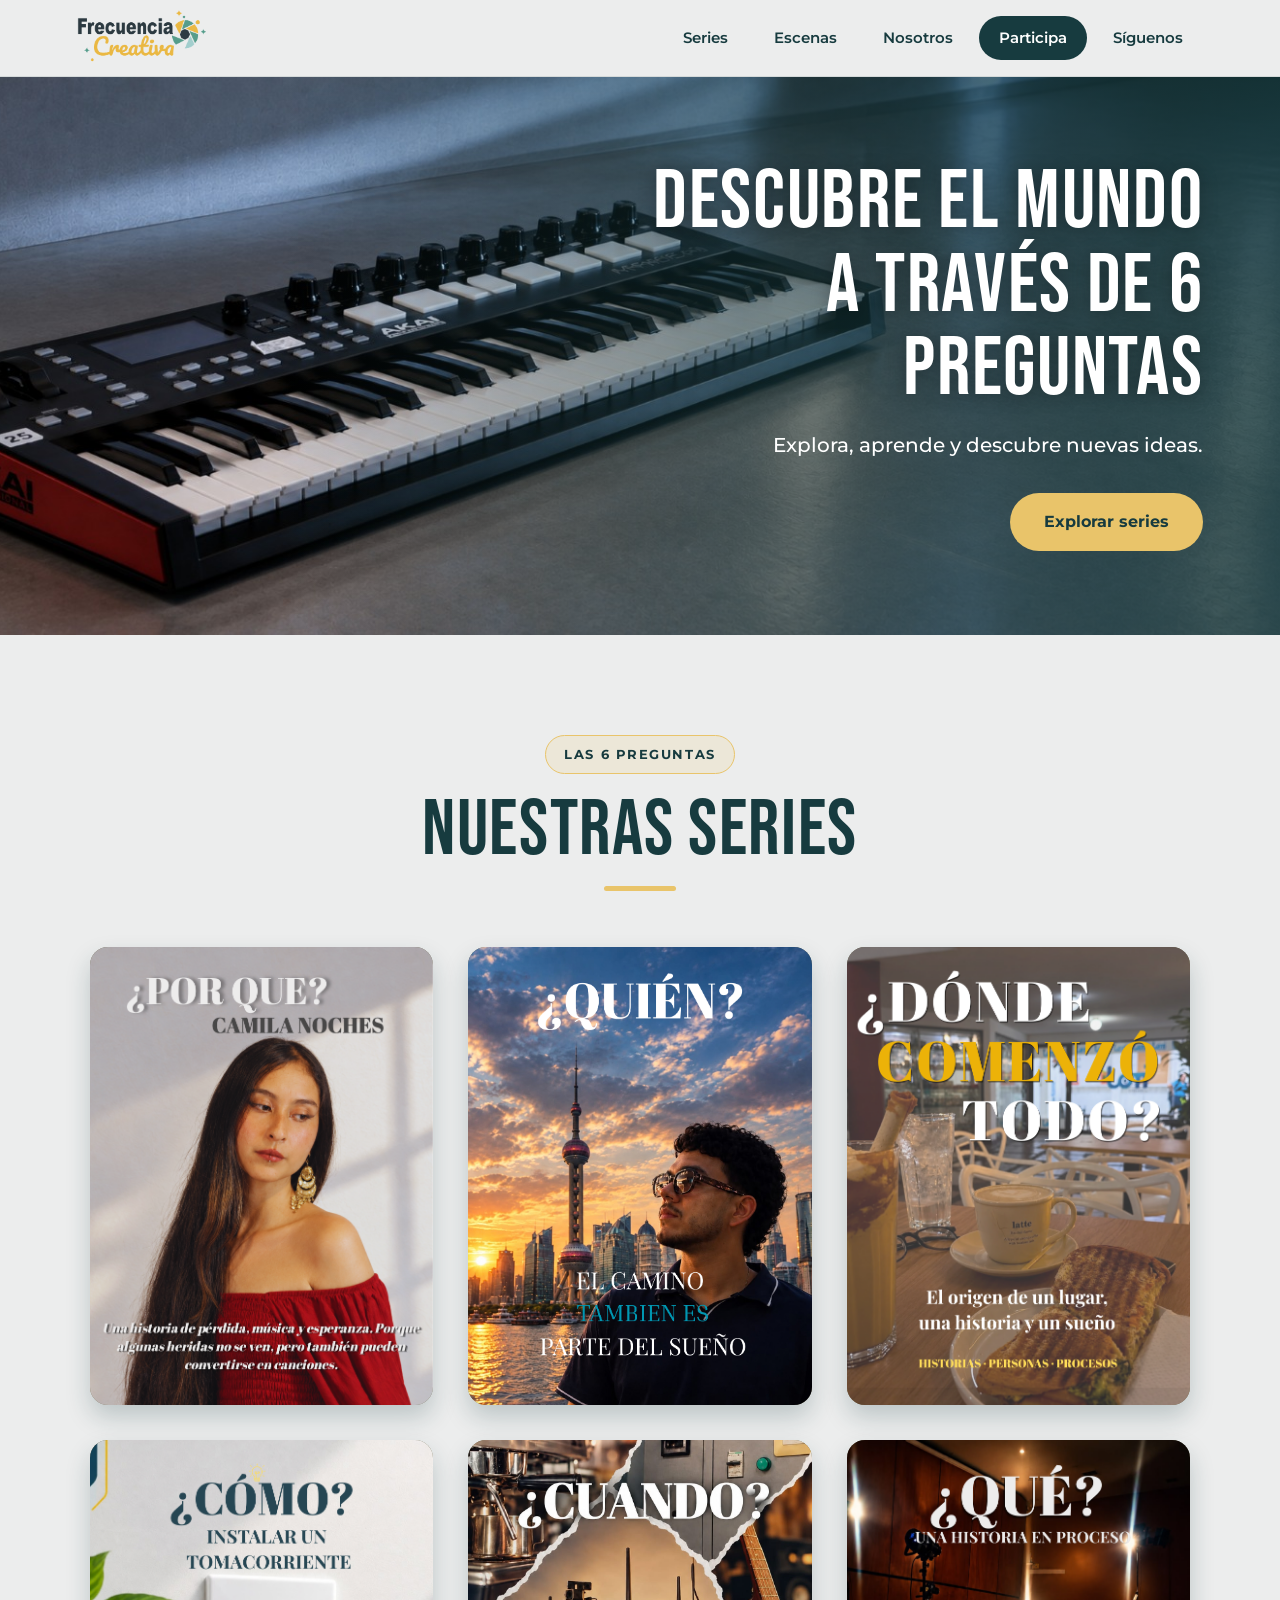
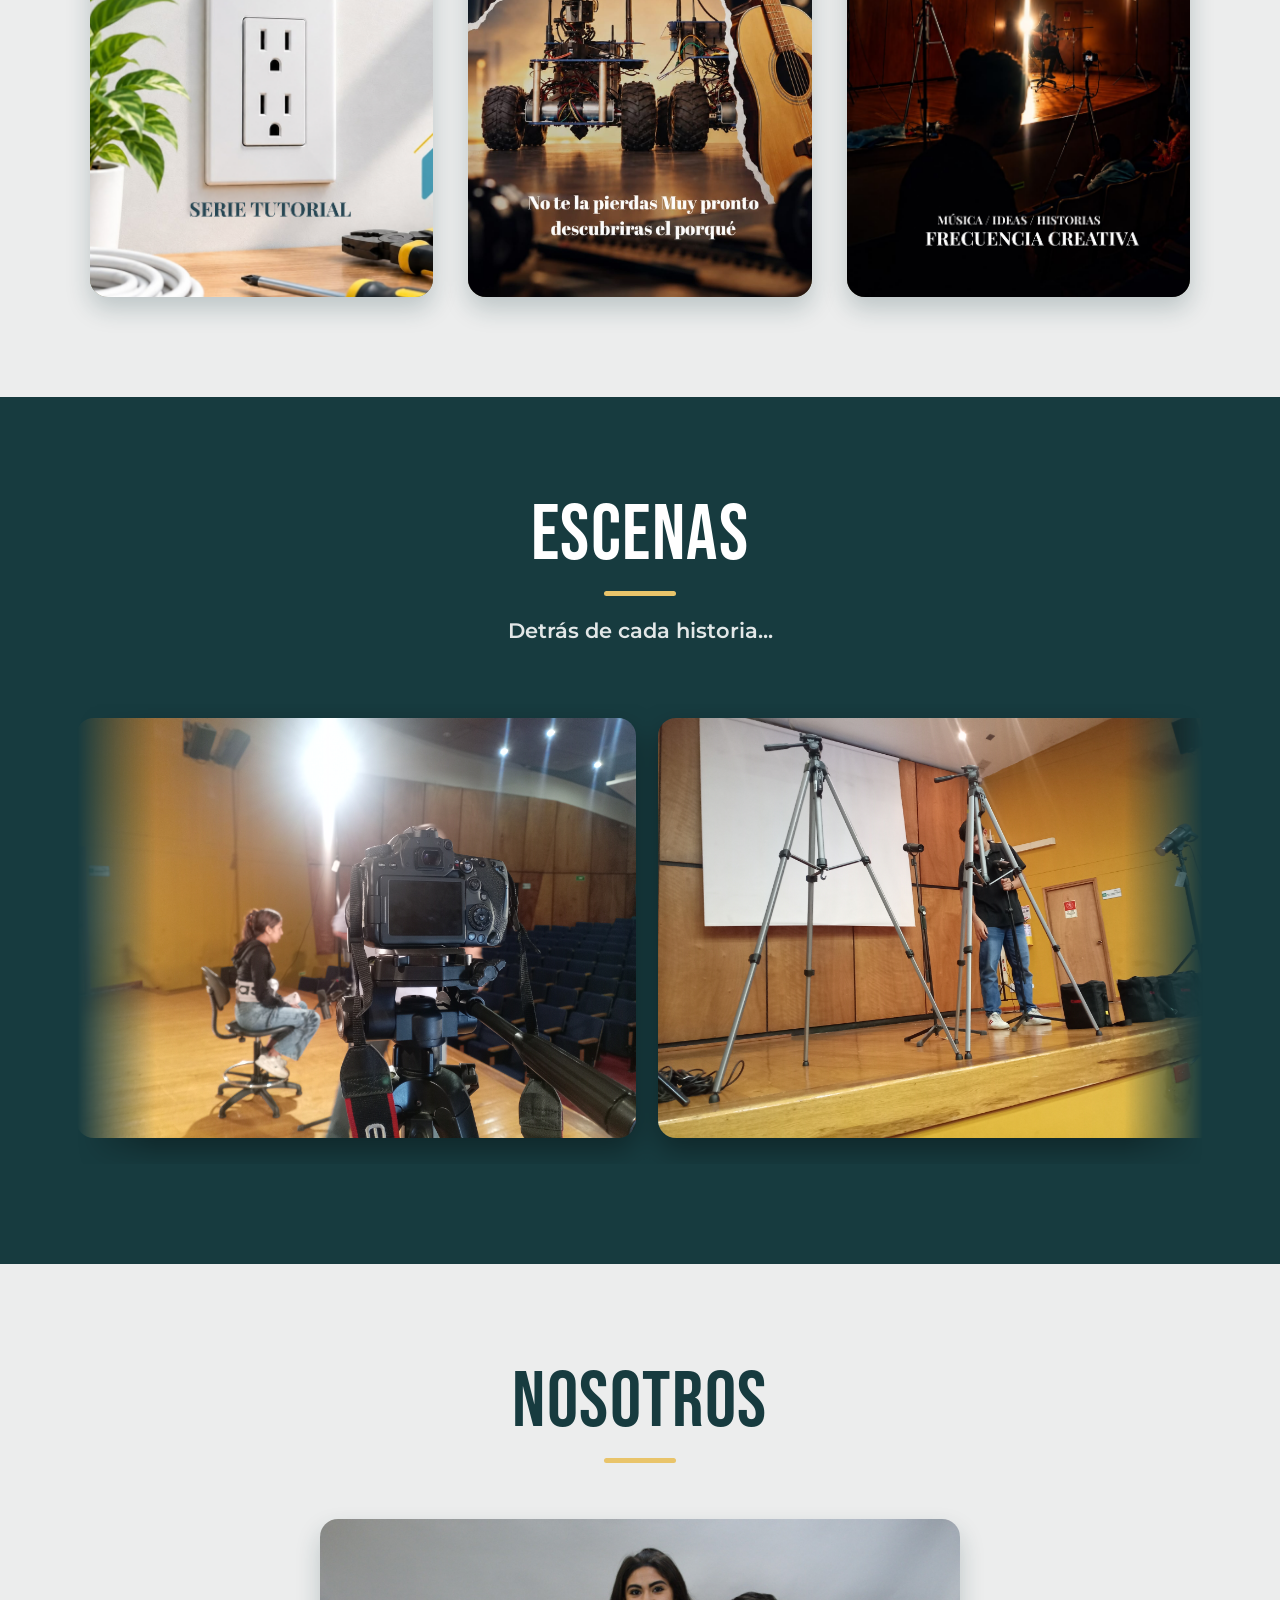
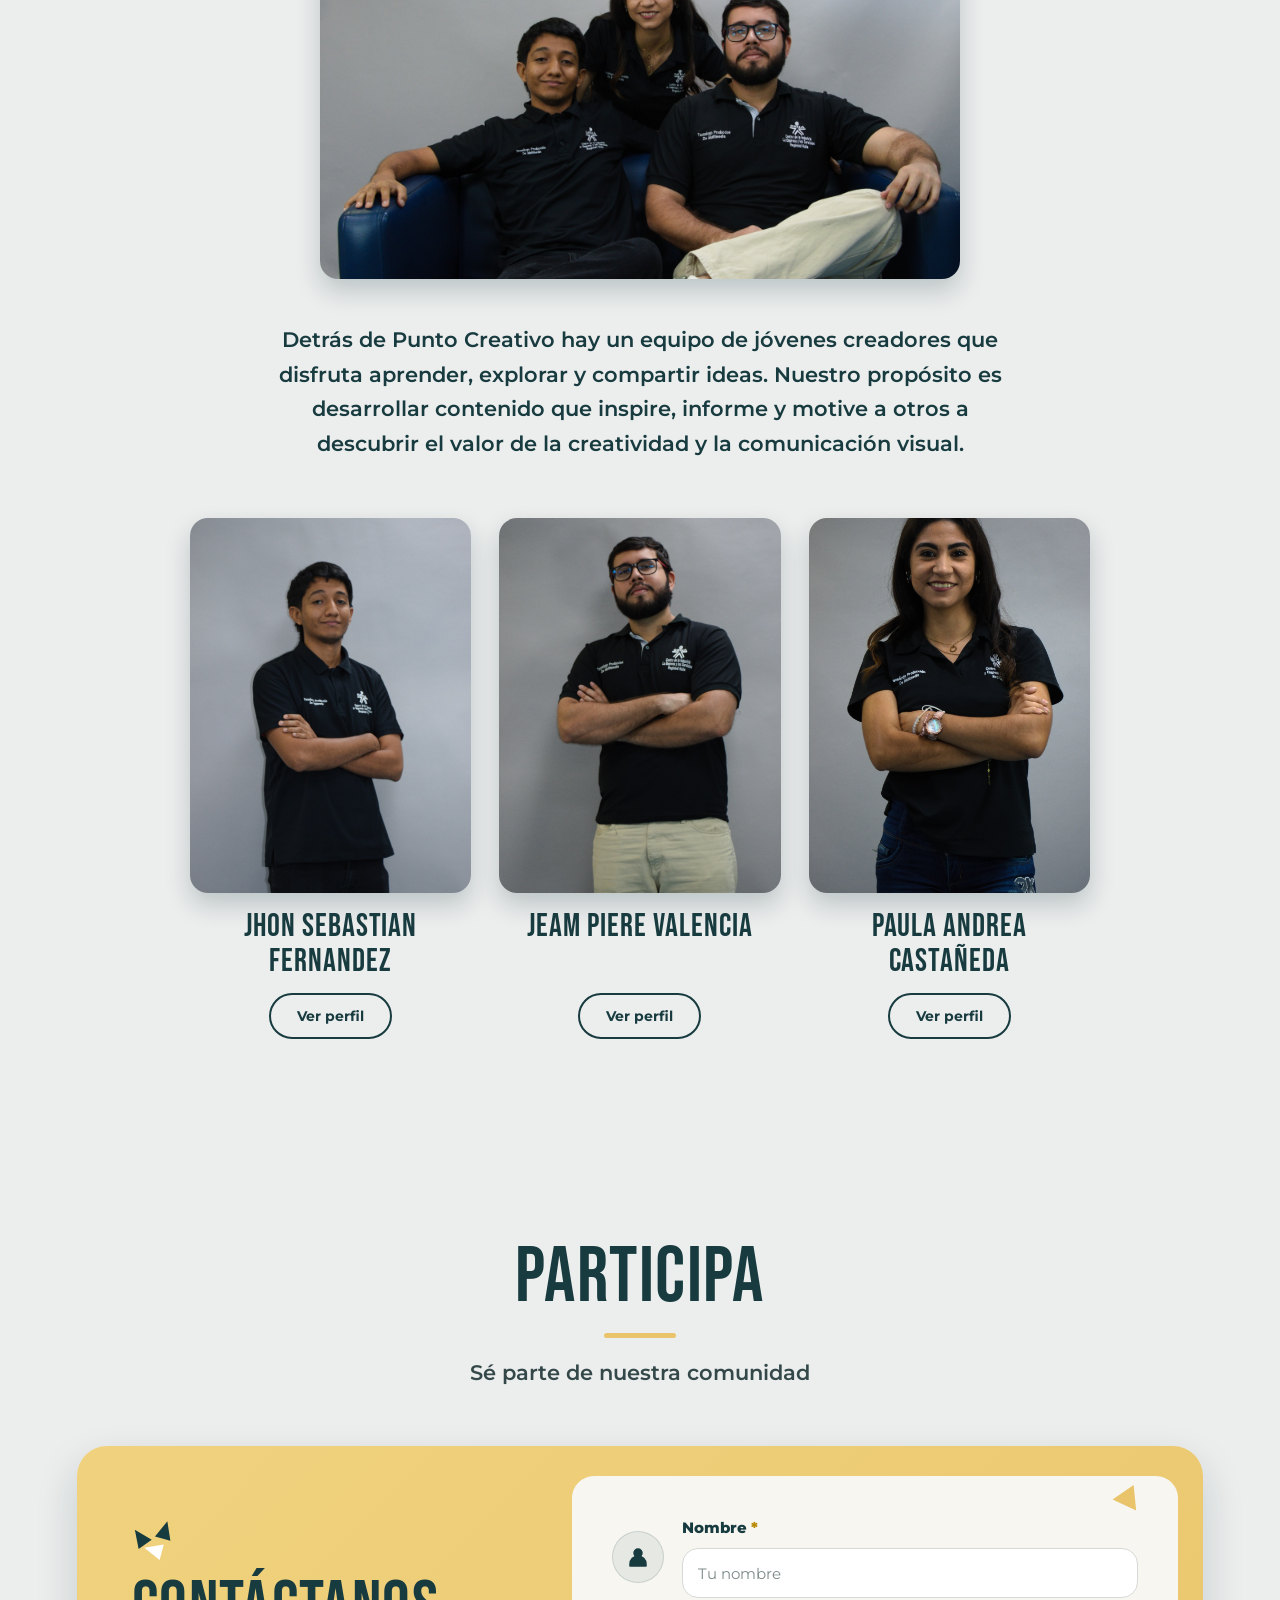
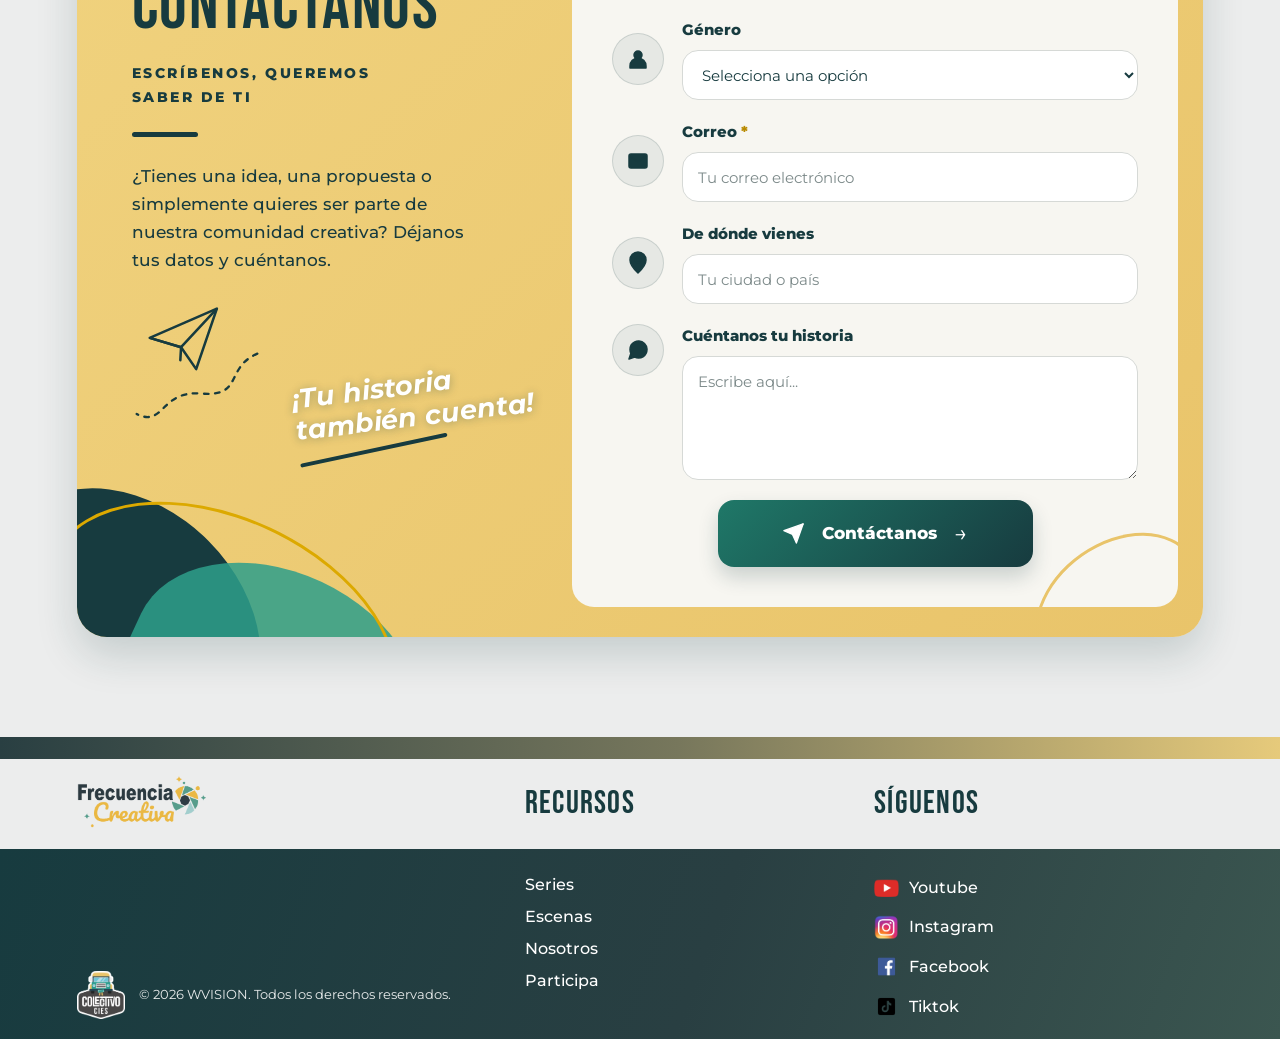
<file: Index.html>
<!DOCTYPE html>
<html lang="es">

<head>
    <meta charset="UTF-8">
    <meta name="viewport" content="width=device-width, initial-scale=1">
    <title>Frecuencia Creativa</title>
    <meta name="description"
        content="Descubre el mundo a través de 6 preguntas. Series, escenas y comunidad de Frecuencia Creativa.">
    <link rel="icon" type="image/png" href="img/logo para head.png">

    <!-- Tipografías de la marca: Bebas Neue (títulos) + Montserrat (texto) -->
    <link rel="preconnect" href="https://fonts.googleapis.com">
    <link rel="preconnect" href="https://fonts.gstatic.com" crossorigin>
    <link
        href="https://fonts.googleapis.com/css2?family=Bebas+Neue&family=Montserrat:ital,wght@0,400;0,500;0,600;0,700;0,800;1,700&display=swap"
        rel="stylesheet">

    <link rel="stylesheet" href="Index.css">
    <script src="Index.js" defer></script>
</head>

<body>
    <a class="saltar-contenido" href="#contenido">Saltar al contenido</a>

    <!-- ENCABEZADO / NAVEGACIÓN -->
    <header class="site-header">
        <nav class="nav" aria-label="Principal">
            <a class="nav-logo" href="#inicio" aria-label="Frecuencia Creativa, ir al inicio">
                <img src="img/Logo.png" alt="Frecuencia Creativa">
            </a>

            <button class="nav-toggle" type="button" aria-expanded="false" aria-controls="menu-principal"
                aria-label="Abrir menú">
                <span></span><span></span><span></span>
            </button>

            <ul class="nav-menu" id="menu-principal">
                <li><a href="#series">Series</a></li>
                <li><a href="#escenas">Escenas</a></li>
                <li><a href="#nosotros">Nosotros</a></li>
                <li><a href="#participa">Participa</a></li>
                <li><a href="#siguenos">Síguenos</a></li>
            </ul>
        </nav>
    </header>

    <main id="contenido">

        <!-- HERO -->
        <section class="hero" id="inicio">
            <div class="hero-contenido">
                <h1>Descubre el mundo<br>a través de 6 preguntas</h1>
                <p>Explora, aprende y descubre nuevas ideas.</p>
                <a href="#series" class="btn btn-oro">Explorar series</a>
            </div>
        </section>

        <!-- SERIES -->
        <section class="seccion series" id="series">
            <div class="seccion-encabezado">
                <span class="etiqueta">LAS 6 PREGUNTAS</span>
                <h2 class="seccion-titulo">Nuestras series</h2>
            </div>

            <div class="series-grid">
                <a href="Temporada 1 - Porque.html" class="serie-card" aria-label="Temporada 1: ¿Por qué?">
                    <div class="serie-flyer serie-flyer1"></div>
                </a>

                <a href="Temporada 2 - Quien.html" class="serie-card" aria-label="Temporada 2: ¿Quién?">
                    <div class="serie-flyer serie-flyer2"></div>
                </a>

                <a href="Temporada 3 - Donde.html" class="serie-card" aria-label="Temporada 3: ¿Dónde?">
                    <div class="serie-flyer serie-flyer3"></div>
                </a>

                <a href="Temporada 4 - Como.html" class="serie-card" aria-label="Temporada 4: ¿Cómo?">
                    <div class="serie-flyer serie-flyer4"></div>
                </a>

                <a href="Temporada 5 - Cuando.html" class="serie-card serie-card--pronto"
                    aria-label="Temporada 5: ¿Cuándo?, próximamente">
                    <div class="serie-flyer serie-flyer5"></div>
                </a>

                <a href="Temporada 6 - Que.html" class="serie-card" aria-label="Temporada 6: ¿Qué?">
                    <div class="serie-flyer serie-flyer6"></div>
                </a>
            </div>
            </a>
            </div>
        </section>

        <!-- ESCENAS (galería con desplazamiento automático, ver Index.js) -->
        <section class="seccion escenas" id="escenas">
            <div class="escenas-contenido">
                <div class="seccion-encabezado">
                    <h2 class="seccion-titulo">Escenas</h2>
                    <p class="seccion-subtitulo">Detrás de cada historia...</p>
                </div>

                <div class="escenas-galeria" role="region" aria-label="Galería de escenas" tabindex="0">
                    <img src="img/17.jpeg" alt="Escena 1" class="escenas-imagen" draggable="false">
                    <img src="img/18.jpeg" alt="Escena 2" class="escenas-imagen" draggable="false">
                    <img src="img/24.jpeg" alt="Escena 3" class="escenas-imagen" draggable="false">
                    <img src="img/22.jpeg" alt="Escena 4" class="escenas-imagen" draggable="false">
                    <img src="img/23.jpeg" alt="Escena 5" class="escenas-imagen" draggable="false">
                </div>
            </div>
        </section>

        <!-- NOSOTROS -->
        <section class="seccion nosotros" id="nosotros">
            <div class="seccion-encabezado">
                <h2 class="seccion-titulo">Nosotros</h2>
            </div>

            <img src="img/4.jpeg" alt="Equipo de Punto Creativo" class="nosotros-equipo">

            <p class="nosotros-texto">
                Detrás de Punto Creativo hay un equipo de jóvenes creadores
                que disfruta aprender, explorar y compartir ideas. Nuestro
                propósito es desarrollar contenido que inspire, informe y
                motive a otros a descubrir el valor de la creatividad y la
                comunicación visual.
            </p>

            <div class="nosotros-grid">
                <div class="nosotros-card">
                    <img src="img/11.jpeg" alt="Jhon Sebastian Fernandez">
                    <h3 class="nosotros-nombre">Jhon Sebastian Fernandez</h3>
                    <a href="https://indd.adobe.com/view/ENLACE-PERFIL-1" class="btn btn-borde nosotros-perfil" target="_blank" rel="noopener noreferrer" aria-label="Ver perfil de Jhon Sebastian Fernandez">Ver perfil</a>
                </div>

                <div class="nosotros-card">
                    <img src="img/10.jpeg" alt="Jeam Pierre Valencia">
                    <h3 class="nosotros-nombre">Jeam Piere Valencia</h3>
                    <a href="https://indd.adobe.com/view/ENLACE-PERFIL-2" class="btn btn-borde nosotros-perfil" target="_blank" rel="noopener noreferrer" aria-label="Ver perfil de Jeam Piere Valencia">Ver perfil</a>
                </div>

                <div class="nosotros-card">
                    <img src="img/2.jpeg" alt="Paula Andrea Castañeda">
                    <h3 class="nosotros-nombre">Paula Andrea Castañeda</h3>
                    <a href="https://indd.adobe.com/view/ENLACE-PERFIL-3" class="btn btn-borde nosotros-perfil" target="_blank" rel="noopener noreferrer" aria-label="Ver perfil de Paula Andrea Castañeda">Ver perfil</a>
                </div>
            </div>
        </section>

        <!-- PARTICIPA / CONTACTO -->
        <section class="seccion fc-participa" id="participa">
            <div class="seccion-encabezado">
                <h2 class="seccion-titulo">Participa</h2>
                <p class="seccion-subtitulo">Sé parte de nuestra comunidad</p>
            </div>

            <div class="fc-contacto">
                <div class="fc-contacto-panel">

                    <!-- COLUMNA IZQUIERDA -->
                    <div class="fc-contacto-info">

                        <div class="fc-contacto-destellos" aria-hidden="true">
                            <span></span>
                            <span></span>
                            <span></span>
                        </div>

                        <h3 class="fc-contacto-titulo">Contáctanos</h3>

                        <p class="fc-contacto-etiqueta">
                            ESCRÍBENOS, QUEREMOS<br>
                            SABER DE TI
                        </p>

                        <div class="fc-contacto-linea"></div>

                        <p class="fc-contacto-descripcion">
                            ¿Tienes una idea, una propuesta o simplemente
                            quieres ser parte de nuestra comunidad creativa?
                            Déjanos tus datos y cuéntanos.
                        </p>

                        <!-- AVIÓN DE PAPEL -->
                        <div class="fc-contacto-dibujo" aria-hidden="true">

                            <svg class="fc-avion-papel" viewBox="0 0 100 80" xmlns="http://www.w3.org/2000/svg">
                                <path d="M8 28 L91 5 L57 72 L43 44 Z" fill="none" stroke="currentColor" stroke-width="3"
                                    stroke-linejoin="round" />
                                <path d="M8 28 L43 44 L91 5" fill="none" stroke="currentColor" stroke-width="3"
                                    stroke-linejoin="round" />
                                <path d="M43 44 L40 59" fill="none" stroke="currentColor" stroke-width="3"
                                    stroke-linecap="round" />
                            </svg>

                            <svg class="fc-trayectoria" viewBox="0 0 140 90" xmlns="http://www.w3.org/2000/svg">
                                <path d="M135 5 C100 20, 120 52, 75 48 S35 85, 5 70" fill="none" stroke="currentColor"
                                    stroke-width="2.5" stroke-dasharray="5 7" stroke-linecap="round" />
                            </svg>

                            <p class="fc-contacto-frase">
                                ¡Tu historia<br>también cuenta!
                            </p>
                        </div>

                        <!-- FORMAS DECORATIVAS -->
                        <div class="fc-contacto-formas" aria-hidden="true">
                            <span class="fc-forma-verde"></span>
                            <span class="fc-forma-verde-claro"></span>
                            <span class="fc-forma-curva"></span>
                        </div>
                    </div>

                    <!-- COLUMNA DERECHA: FORMULARIO -->
                    <div class="fc-contacto-formulario-panel">

                        <form class="fc-contacto-formulario" action="#" method="post">

                            <div class="fc-contacto-campo">
                                <span class="fc-campo-icono" aria-hidden="true">
                                    <svg viewBox="0 0 24 24">
                                        <circle cx="12" cy="8" r="4" />
                                        <path d="M4 21v-2a8 8 0 0 1 16 0v2z" />
                                    </svg>
                                </span>
                                <div class="fc-campo-contenido">
                                    <label for="fc-contacto-nombre">Nombre <span>*</span></label>
                                    <input type="text" id="fc-contacto-nombre" name="nombre" placeholder="Tu nombre"
                                        autocomplete="name" required>
                                </div>
                            </div>

                            <div class="fc-contacto-campo">
                                <span class="fc-campo-icono" aria-hidden="true">
                                    <svg viewBox="0 0 24 24">
                                        <circle cx="12" cy="8" r="4" />
                                        <path d="M4 21v-2a8 8 0 0 1 16 0v2z" />
                                    </svg>
                                </span>
                                <div class="fc-campo-contenido">
                                    <label for="fc-contacto-genero">Género</label>
                                    <select id="fc-contacto-genero" name="genero">
                                        <option value="" selected disabled>Selecciona una opción</option>
                                        <option value="femenino">Femenino</option>
                                        <option value="masculino">Masculino</option>
                                        <option value="otro">Otro</option>
                                        <option value="no-responder">Prefiero no responder</option>
                                    </select>
                                </div>
                            </div>

                            <div class="fc-contacto-campo">
                                <span class="fc-campo-icono" aria-hidden="true">
                                    <svg viewBox="0 0 24 24">
                                        <rect x="3" y="5" width="18" height="14" rx="2" />
                                        <path d="m4 7 8 6 8-6" />
                                    </svg>
                                </span>
                                <div class="fc-campo-contenido">
                                    <label for="fc-contacto-email">Correo <span>*</span></label>
                                    <input type="email" id="fc-contacto-email" name="correo"
                                        placeholder="Tu correo electrónico" autocomplete="email" required>
                                </div>
                            </div>

                            <div class="fc-contacto-campo">
                                <span class="fc-campo-icono" aria-hidden="true">
                                    <svg viewBox="0 0 24 24">
                                        <path d="M12 22s8-7.5 8-13a8 8 0 0 0-16 0c0 5.5 8 13 8 13z" />
                                        <circle cx="12" cy="9" r="2.5" />
                                    </svg>
                                </span>
                                <div class="fc-campo-contenido">
                                    <label for="fc-contacto-ciudad">De dónde vienes</label>
                                    <input type="text" id="fc-contacto-ciudad" name="ciudad"
                                        placeholder="Tu ciudad o país" autocomplete="country-name">
                                </div>
                            </div>

                            <div class="fc-contacto-campo fc-contacto-campo-mensaje">
                                <span class="fc-campo-icono" aria-hidden="true">
                                    <svg viewBox="0 0 24 24">
                                        <path
                                            d="M21 11.5a8.4 8.4 0 0 1-.9 3.8 8.5 8.5 0 0 1-7.6 4.7 8.4 8.4 0 0 1-3.8-.9L3 21l1.9-5.7A8.4 8.4 0 0 1 4 11.5 8.5 8.5 0 0 1 8.7 3.9 8.4 8.4 0 0 1 12.5 3h.5a8.5 8.5 0 0 1 8 8z" />
                                    </svg>
                                </span>
                                <div class="fc-campo-contenido">
                                    <label for="fc-contacto-mensaje">Cuéntanos tu historia</label>
                                    <textarea id="fc-contacto-mensaje" name="mensaje" placeholder="Escribe aquí..."
                                        rows="4"></textarea>
                                </div>
                            </div>

                            <button type="submit" class="fc-contacto-enviar">
                                <svg viewBox="0 0 24 24" aria-hidden="true">
                                    <path d="M22 2 15 22l-4-9-9-4z" />
                                    <path d="M22 2 11 13" />
                                </svg>
                                <span>Contáctanos</span>
                                <span class="fc-contacto-flecha" aria-hidden="true">→</span>
                            </button>
                        </form>

                        <!-- DETALLES DECORATIVOS -->
                        <span class="fc-formulario-detalle fc-detalle-superior" aria-hidden="true"></span>
                        <span class="fc-formulario-detalle fc-detalle-inferior" aria-hidden="true"></span>
                    </div>

                </div>
            </div>
        </section>
    </main>

    <!-- BARRA DEGRADADA + PIE DE PÁGINA -->
    <div class="fc-barra-degradada" aria-hidden="true"></div>

    <footer class="fc-footer">

        <div class="fc-footer-cabecera">
            <div class="fc-footer-logo">
                <a href="#inicio" aria-label="Frecuencia Creativa, volver al inicio">
                    <img src="img/Logo.png" alt="Frecuencia Creativa">
                </a>
            </div>
            <h3>Recursos</h3>
            <h3>Síguenos</h3>
        </div>

        <div class="fc-footer-contenido">

            <div class="fc-footer-derechos">
                <img src="img/LOGO COLECTIVO CIES.png" alt="Colectivo CIES" class="fc-footer-logo-cies">
                <p>© 2026 WVISION. Todos los derechos reservados.</p>
            </div>

            <nav class="fc-footer-columna" aria-label="Recursos">
                <a href="#series">Series</a>
                <a href="#escenas">Escenas</a>
                <a href="#nosotros">Nosotros</a>
                <a href="#participa">Participa</a>
            </nav>

            <div class="fc-footer-redes" id="siguenos">
                <a href="https://youtube.com/@colectivocies-sena?si=HZvQBRKyOYq6EJSf" class="red-social youtube"
                    target="_blank" rel="noopener noreferrer">
                    <img src="img/YOUTUBE.png" alt="">
                    <span>Youtube</span>
                </a>

                <a href="https://www.instagram.com/colectivocies?cplk=c2V0N3M0aDc2cG0x" class="red-social instagram"
                    target="_blank" rel="noopener noreferrer">
                    <img src="img/INSTAGRAM.png" alt="">
                    <span>Instagram</span>
                </a>

                <a href="https://www.facebook.com/share/19cLg5ynLg/" class="red-social facebook" target="_blank"
                    rel="noopener noreferrer">
                    <img src="img/FACEBOOK.png" alt="">
                    <span>Facebook</span>
                </a>

                <a href="https://www.tiktok.com/@colectivocies?_r=1&_t=ZS-9AaFgVs6hPB" class="red-social tiktok"
                    target="_blank" rel="noopener noreferrer">
                    <img src="img/TIK TOK.png" alt="">
                    <span>Tiktok</span>
                </a>
            </div>

        </div>
    </footer>
</body>

</html>
</file>
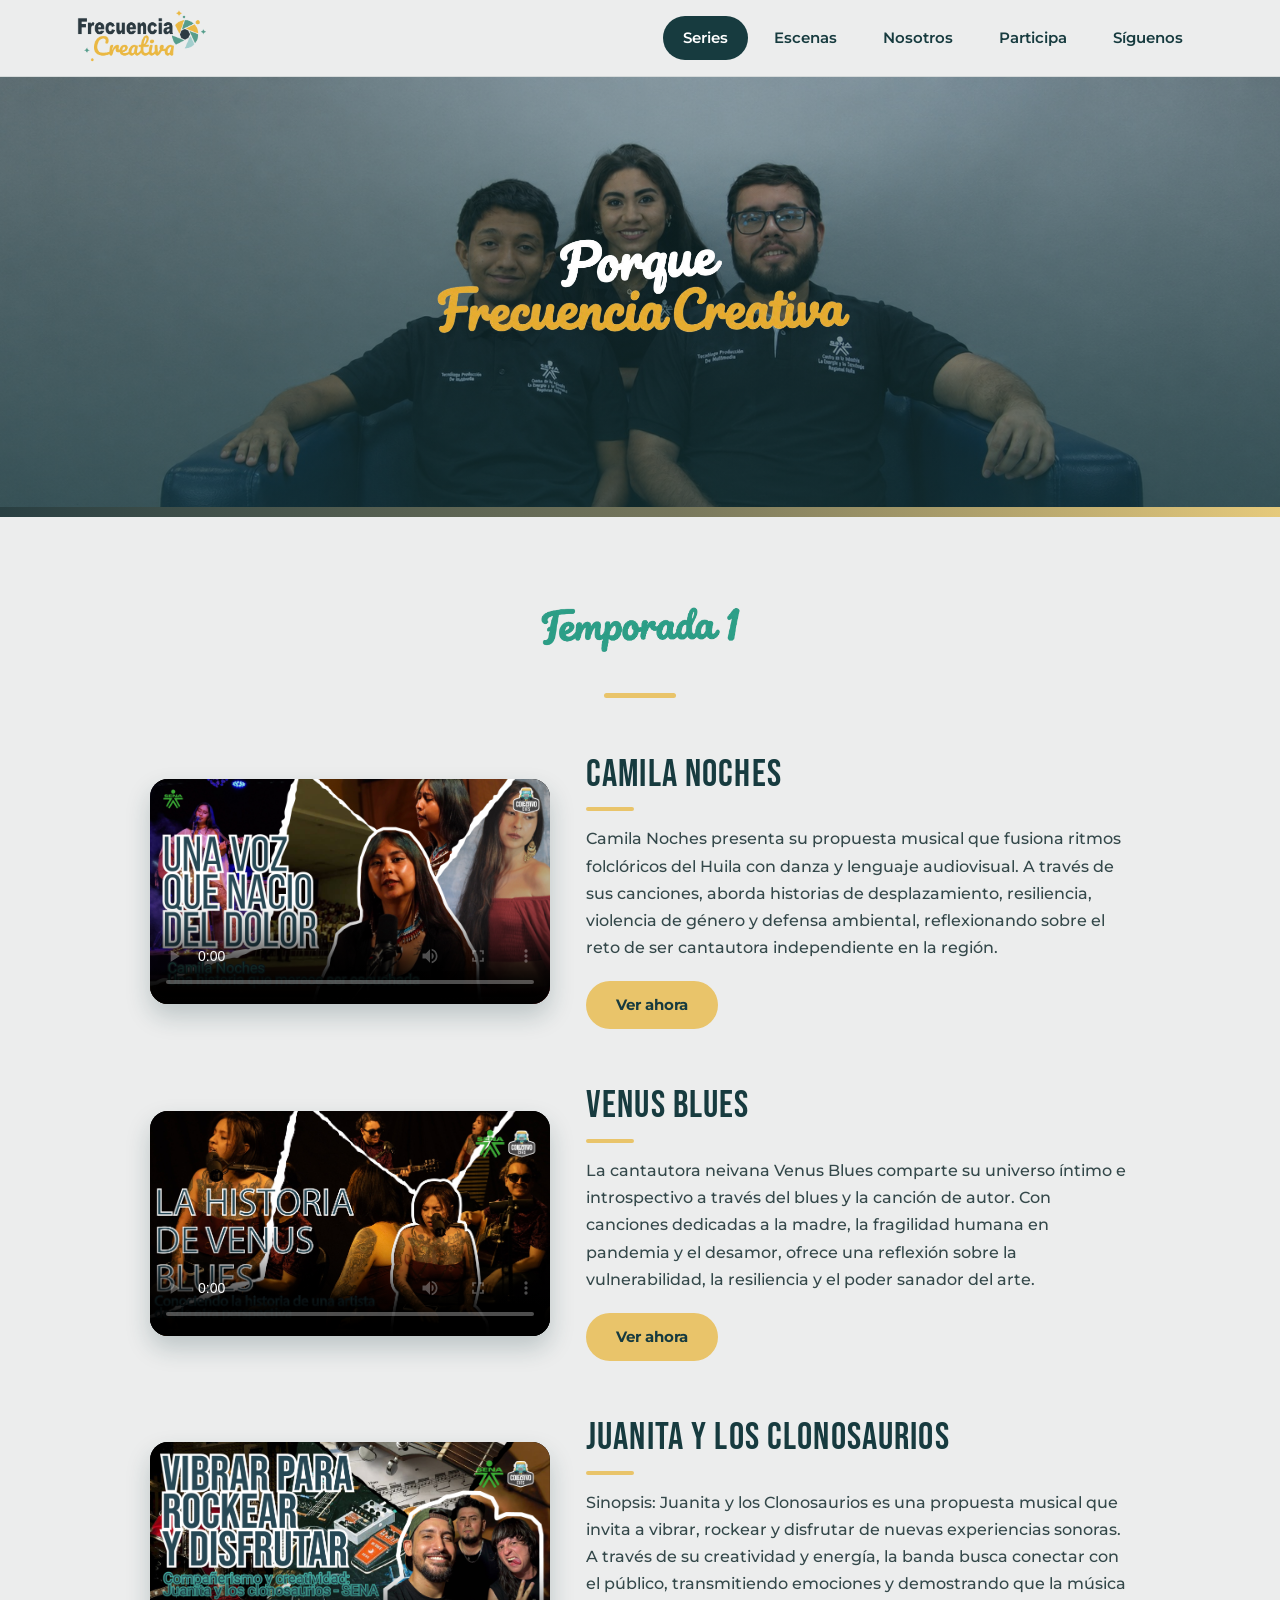
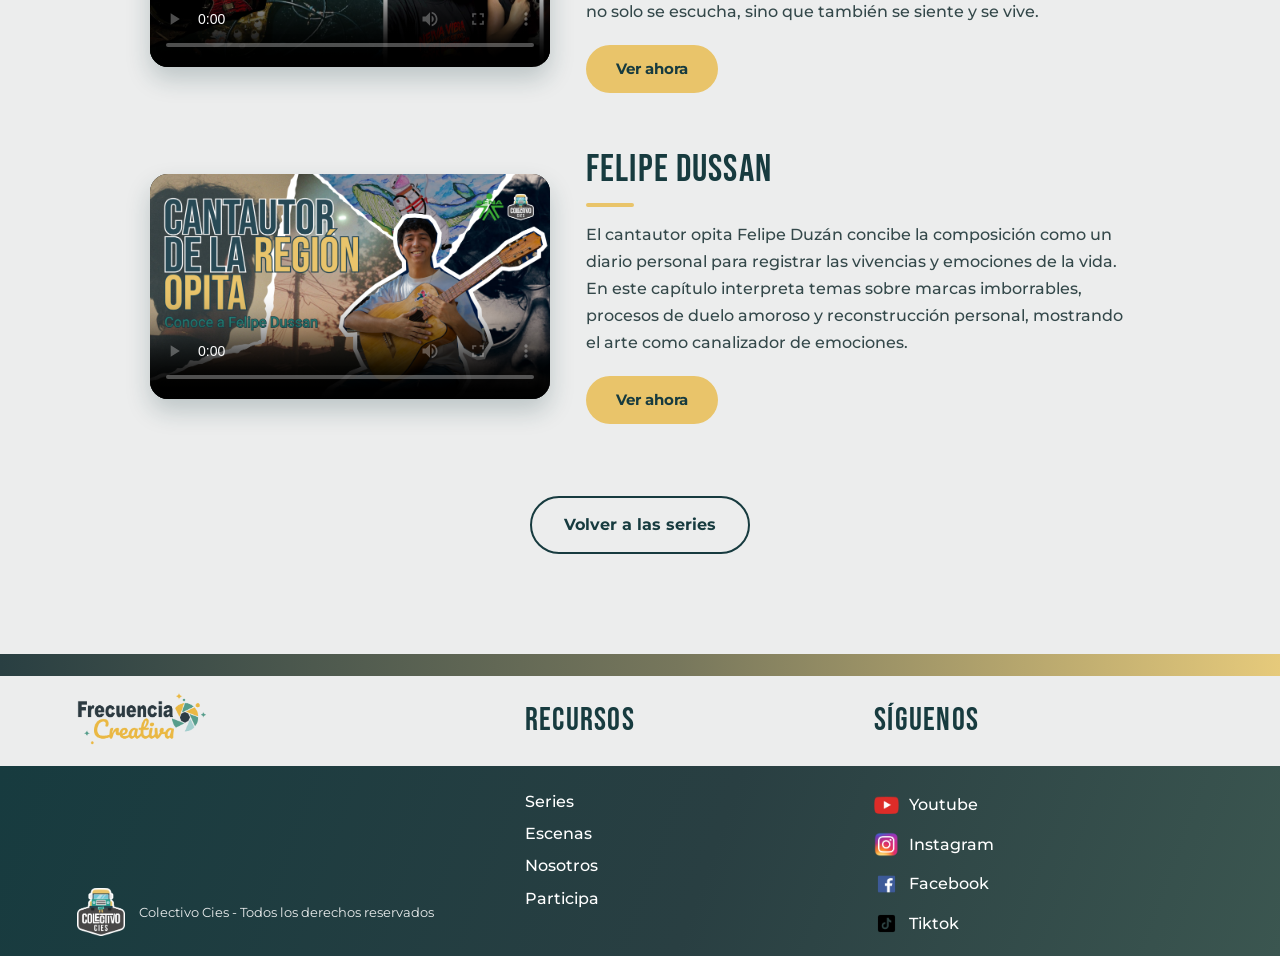
<file: Temporada 1 - Porque.html>
<!DOCTYPE html>
<html lang="es">

<head>
    <meta charset="UTF-8">
    <meta name="viewport" content="width=device-width, initial-scale=1">
    <title>Temporada 1 - Frecuencia Creativa</title>
    <link rel="icon" type="image/png" href="img/logo para head.png">

    <!-- Tipografías de la marca: Bebas Neue (títulos) + Montserrat (texto) -->
    <link rel="preconnect" href="https://fonts.googleapis.com">
    <link rel="preconnect" href="https://fonts.gstatic.com" crossorigin>
    <link
        href="https://fonts.googleapis.com/css2?family=Bebas+Neue&family=Montserrat:ital,wght@0,400;0,500;0,600;0,700;0,800;1,700&display=swap"
        rel="stylesheet">

    <!-- Estilos base de la marca (primero) + estilos de esta temporada -->
    <link rel="stylesheet" href="Index.css">
    <link rel="stylesheet" href="Temporada 1 - Porque.css">
    <script src="Index.js" defer></script>
</head>

<body>
    <a class="saltar-contenido" href="#contenido">Saltar al contenido</a>

    <!-- ENCABEZADO / NAVEGACIÓN -->
    <header class="site-header">
        <nav class="nav" aria-label="Principal">
            <a class="nav-logo" href="Index.html" aria-label="Frecuencia Creativa, ir al inicio">
                <img src="img/Logo.png" alt="Frecuencia Creativa">
            </a>

            <button class="nav-toggle" type="button" aria-expanded="false" aria-controls="menu-principal"
                aria-label="Abrir menú">
                <span></span><span></span><span></span>
            </button>

            <ul class="nav-menu" id="menu-principal">
                <li><a href="Index.html#series" class="is-active">Series</a></li>
                <li><a href="Index.html#escenas">Escenas</a></li>
                <li><a href="Index.html#nosotros">Nosotros</a></li>
                <li><a href="Index.html#participa">Participa</a></li>
                <li><a href="Index.html#siguenos">Síguenos</a></li>
            </ul>
        </nav>
    </header>

    <main id="contenido">

        <!-- PORTADA -->
        <section class="temporada-hero">
            <img class="temporada-hero-fondo" src="img/foto_grupo_1900x582.jpg" alt="">
            <img class="temporada-hero-titulo" src="img/FRECUENCIA CREATIVA TM1.png"
                alt="¿Por qué? Frecuencia Creativa">
        </section>

        <!-- CAPÍTULOS -->
        <section class="seccion temporada-videos">

            <div class="temporada-sello">
                <img src="img/TEMPORADA 1.png" alt="Temporada 1">
            </div>

            <div class="temporada-lista">
                <article class="capitulo">
                    <div class="capitulo-video">
                        <video controls playsinline preload="metadata" src=""
                            poster="img/MINIATURAS DE VIDEO/PORQUE/porque 3.jpg">
                            Tu navegador no soporta el elemento de video.
                        </video>
                    </div>
                    <div class="capitulo-info">
                        <h3>Camila Noches</h3>
                        <p>Camila Noches presenta su propuesta musical que fusiona ritmos folclóricos del Huila con
                            danza y lenguaje audiovisual. A través de sus canciones, aborda historias de desplazamiento,
                            resiliencia, violencia de género y defensa ambiental, reflexionando sobre el reto de ser
                            cantautora independiente en la región.</p>
                        <a href="https://youtube.com/@colectivocies-sena?si=HZvQBRKyOYq6EJSf" class="btn btn-oro capitulo-ver" target="_blank" rel="noopener noreferrer" aria-label="Ver ahora: Camila Noches">Ver ahora</a>
                    </div>
                </article>

                <article class="capitulo">
                    <div class="capitulo-video">
                        <video controls playsinline preload="metadata" src=""
                            poster="img/MINIATURAS DE VIDEO/PORQUE/porque 1.jpg">
                            Tu navegador no soporta el elemento de video.
                        </video>
                    </div>
                    <div class="capitulo-info">
                        <h3>Venus Blues</h3>
                        <p>La cantautora neivana Venus Blues comparte su universo íntimo e introspectivo a través del
                            blues y la canción de autor. Con canciones dedicadas a la madre, la fragilidad humana en
                            pandemia y el desamor, ofrece una reflexión sobre la vulnerabilidad, la resiliencia y el
                            poder sanador del arte.</p>
                        <a href="https://youtube.com/@colectivocies-sena?si=HZvQBRKyOYq6EJSf" class="btn btn-oro capitulo-ver" target="_blank" rel="noopener noreferrer" aria-label="Ver ahora: Venus Blues">Ver ahora</a>
                    </div>
                </article>

                <article class="capitulo">
                    <div class="capitulo-video">
                        <video controls playsinline preload="metadata" src=""
                            poster="img/MINIATURAS DE VIDEO/PORQUE/porque 2.png">
                            Tu navegador no soporta el elemento de video.
                        </video>
                    </div>
                    <div class="capitulo-info">
                        <h3>Juanita y los Clonosaurios</h3>
                        <p>Sinopsis: Juanita y los Clonosaurios es una propuesta musical que invita a vibrar, rockear y disfrutar de nuevas experiencias sonoras. A través de su creatividad y energía, la banda busca conectar con el público, transmitiendo emociones y demostrando que la música no solo se escucha, sino que también se siente y se vive.</p>
                        <a href="https://youtube.com/@colectivocies-sena?si=HZvQBRKyOYq6EJSf" class="btn btn-oro capitulo-ver" target="_blank" rel="noopener noreferrer" aria-label="Ver ahora: Juanita y los Clonosaurios">Ver ahora</a>
                    </div>
                </article>

                <article class="capitulo">
                    <div class="capitulo-video">
                        <video controls playsinline preload="metadata" src=""
                            poster="img/MINIATURAS DE VIDEO/PORQUE/porque 4.jpg">
                            Tu navegador no soporta el elemento de video.
                        </video>
                    </div>
                    <div class="capitulo-info">
                        <h3>Felipe Dussan</h3>
                        <p>El cantautor opita Felipe Duzán concibe la composición como un diario personal para registrar
                            las vivencias y emociones de la vida. En este capítulo interpreta temas sobre marcas
                            imborrables, procesos de duelo amoroso y reconstrucción personal, mostrando el arte como
                            canalizador de emociones.</p>
                        <a href="https://youtube.com/@colectivocies-sena?si=HZvQBRKyOYq6EJSf" class="btn btn-oro capitulo-ver" target="_blank" rel="noopener noreferrer" aria-label="Ver ahora: Felipe Dussan">Ver ahora</a>
                    </div>
                </article>
            </div>

            <div class="temporada-volver">
                <a href="Index.html#series" class="btn btn-borde">Volver a las series</a>
            </div>

        </section>
    </main>

    <!-- BARRA DEGRADADA + PIE DE PÁGINA -->
    <div class="fc-barra-degradada" aria-hidden="true"></div>

    <footer class="fc-footer">

        <div class="fc-footer-cabecera">
            <div class="fc-footer-logo">
                <a href="Index.html" aria-label="Frecuencia Creativa, volver al inicio">
                    <img src="img/Logo.png" alt="Frecuencia Creativa">
                </a>
            </div>
            <h3>Recursos</h3>
            <h3>Síguenos</h3>
        </div>

        <div class="fc-footer-contenido">

            <div class="fc-footer-derechos">
                <img src="img/LOGO COLECTIVO CIES.png" alt="Colectivo CIES" class="fc-footer-logo-cies">
                <p>Colectivo Cies - Todos los derechos reservados</p>
            </div>

            <nav class="fc-footer-columna" aria-label="Recursos">
                <a href="Index.html#series">Series</a>
                <a href="Index.html#escenas">Escenas</a>
                <a href="Index.html#nosotros">Nosotros</a>
                <a href="Index.html#participa">Participa</a>
            </nav>

            <div class="fc-footer-redes" id="siguenos">
                <a href="https://youtube.com/@colectivocies-sena?si=HZvQBRKyOYq6EJSf" class="red-social youtube"
                    target="_blank" rel="noopener noreferrer">
                    <img src="img/YOUTUBE.png" alt="">
                    <span>Youtube</span>
                </a>

                <a href="https://www.instagram.com/colectivocies?cplk=c2V0N3M0aDc2cG0x" class="red-social instagram"
                    target="_blank" rel="noopener noreferrer">
                    <img src="img/INSTAGRAM.png" alt="">
                    <span>Instagram</span>
                </a>

                <a href="https://www.facebook.com/share/19cLg5ynLg/" class="red-social facebook" target="_blank"
                    rel="noopener noreferrer">
                    <img src="img/FACEBOOK.png" alt="">
                    <span>Facebook</span>
                </a>

                <a href="https://www.tiktok.com/@colectivocies?_r=1&amp;_t=ZS-9AaFgVs6hPB" class="red-social tiktok"
                    target="_blank" rel="noopener noreferrer">
                    <img src="img/TIK TOK.png" alt="">
                    <span>Tiktok</span>
                </a>
            </div>

        </div>
    </footer>
</body>

</html>
</file>
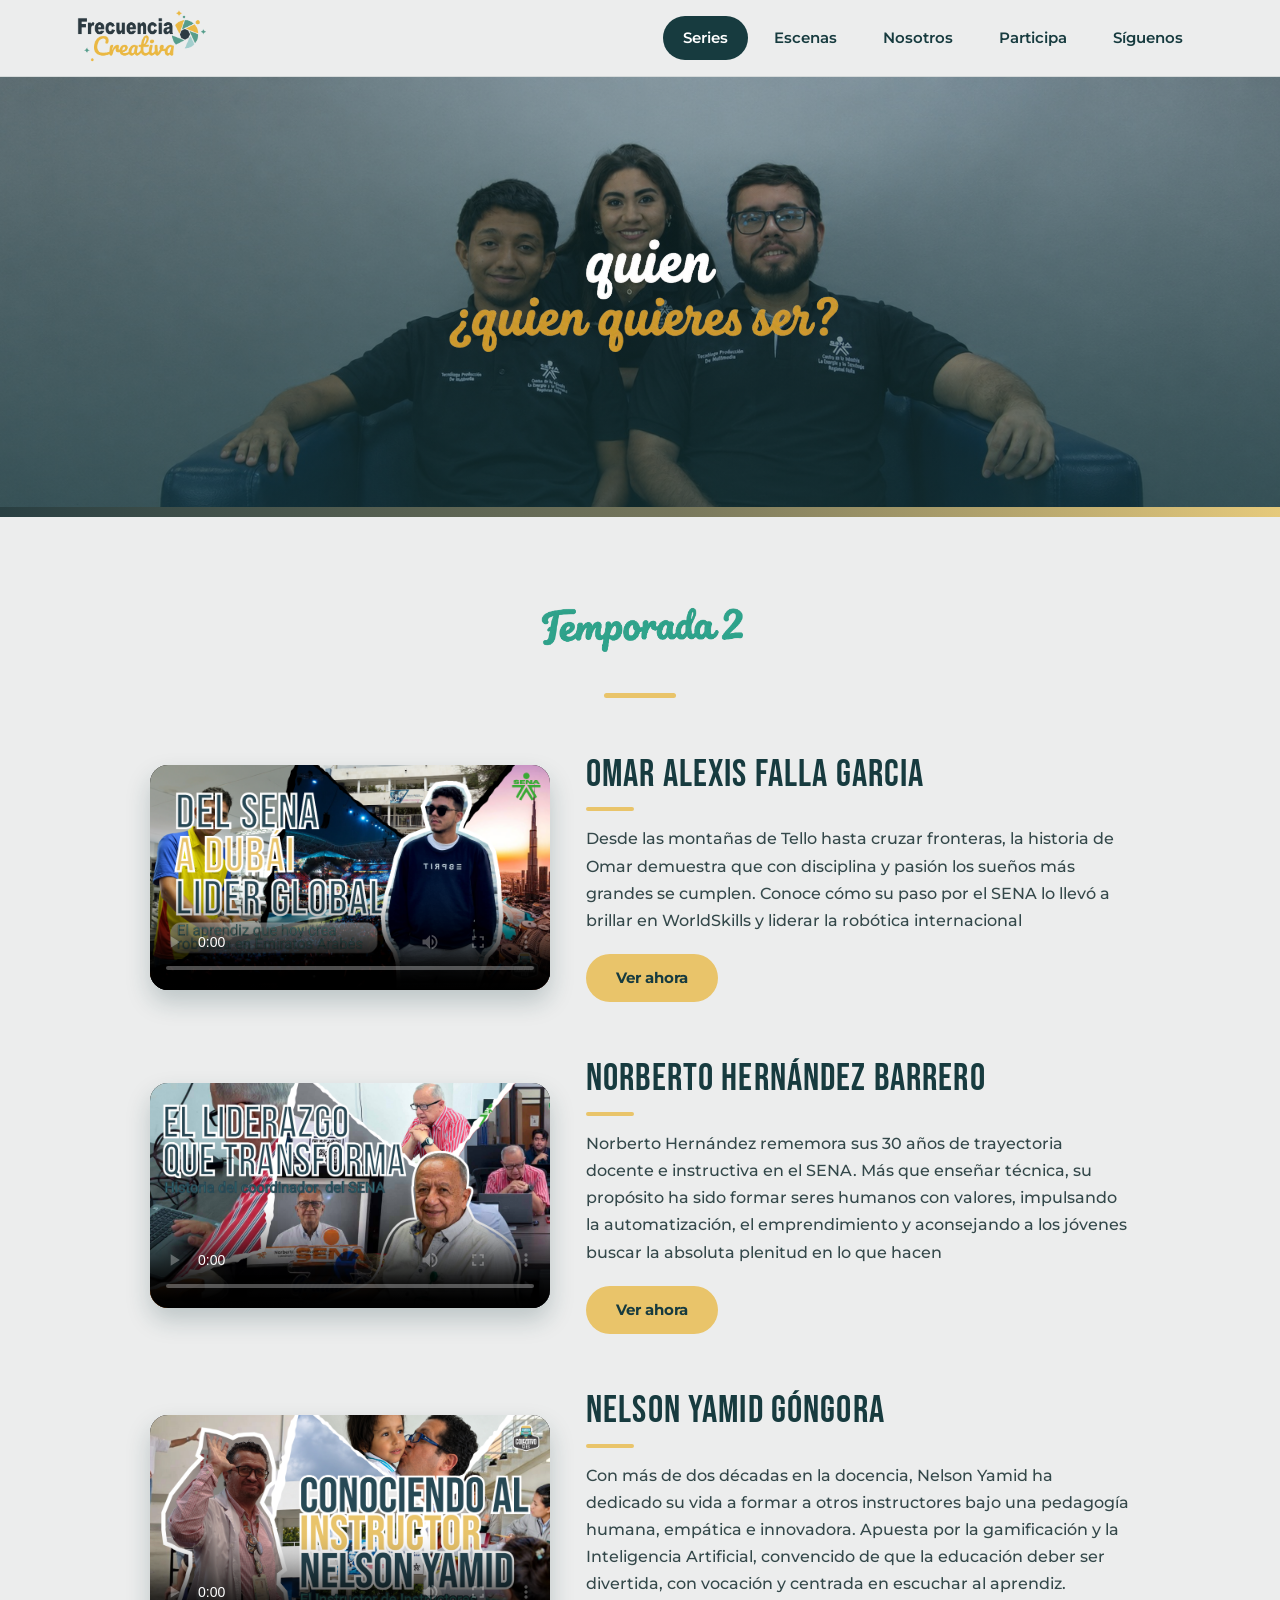
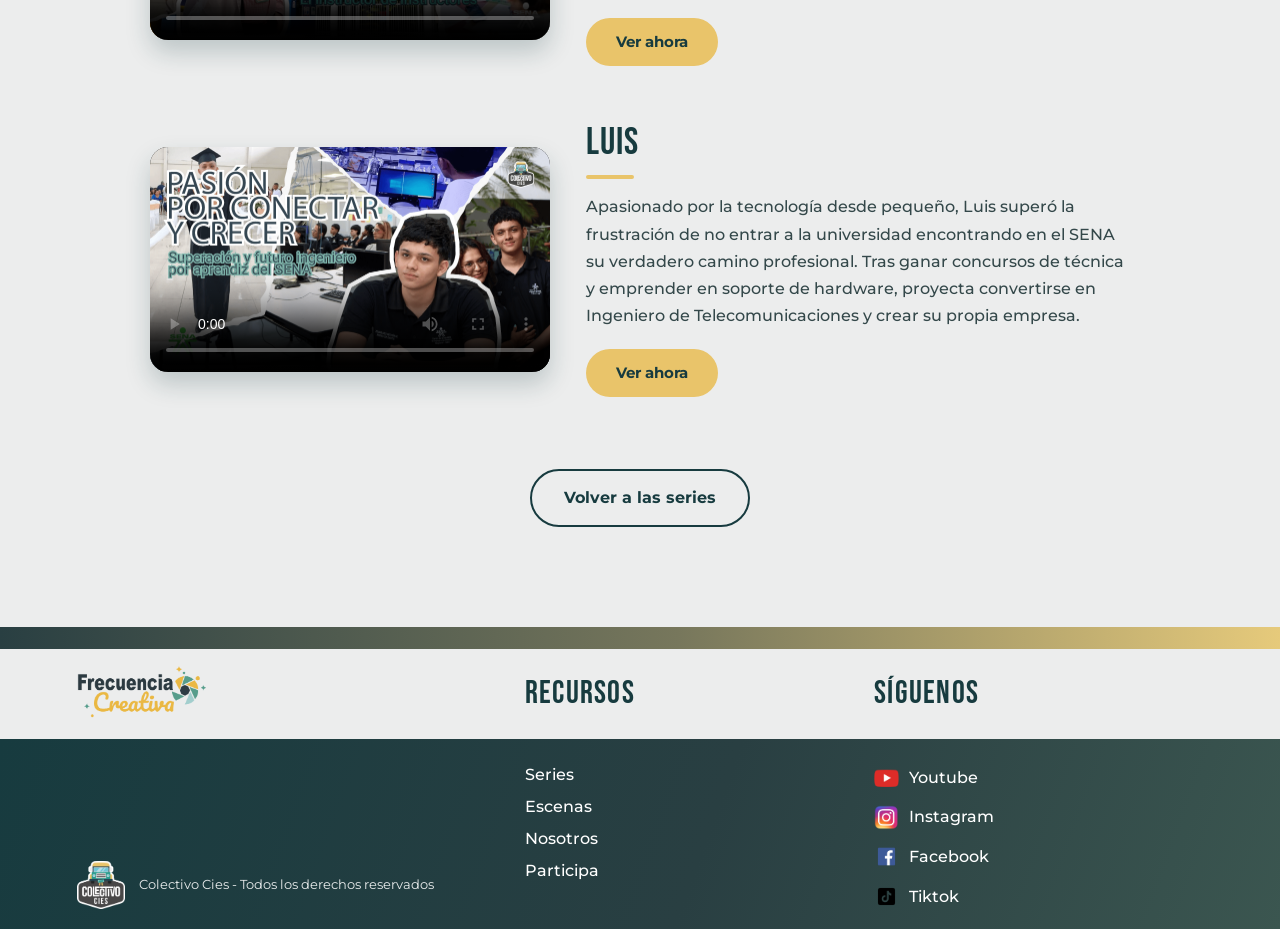
<file: Temporada 2 - Quien.html>
<!DOCTYPE html>
<html lang="es">

<head>
    <meta charset="UTF-8">
    <meta name="viewport" content="width=device-width, initial-scale=1">
    <title>Temporada 2 - ¿Quién Quieres Ser?</title>
    <link rel="icon" type="image/png" href="img/logo para head.png">

    <!-- Tipografías de la marca: Bebas Neue (títulos) + Montserrat (texto) -->
    <link rel="preconnect" href="https://fonts.googleapis.com">
    <link rel="preconnect" href="https://fonts.gstatic.com" crossorigin>
    <link
        href="https://fonts.googleapis.com/css2?family=Bebas+Neue&family=Montserrat:ital,wght@0,400;0,500;0,600;0,700;0,800;1,700&display=swap"
        rel="stylesheet">

    <!-- Estilos base de la marca (primero) + estilos de esta temporada -->
    <link rel="stylesheet" href="Index.css">
    <link rel="stylesheet" href="Temporada 2 - Quien.css">
    <script src="Index.js" defer></script>
</head>

<body>
    <a class="saltar-contenido" href="#contenido">Saltar al contenido</a>

    <!-- ENCABEZADO / NAVEGACIÓN -->
    <header class="site-header">
        <nav class="nav" aria-label="Principal">
            <a class="nav-logo" href="Index.html" aria-label="Frecuencia Creativa, ir al inicio">
                <img src="img/Logo.png" alt="Frecuencia Creativa">
            </a>

            <button class="nav-toggle" type="button" aria-expanded="false" aria-controls="menu-principal"
                aria-label="Abrir menú">
                <span></span><span></span><span></span>
            </button>

            <ul class="nav-menu" id="menu-principal">
                <li><a href="Index.html#series" class="is-active">Series</a></li>
                <li><a href="Index.html#escenas">Escenas</a></li>
                <li><a href="Index.html#nosotros">Nosotros</a></li>
                <li><a href="Index.html#participa">Participa</a></li>
                <li><a href="Index.html#siguenos">Síguenos</a></li>
            </ul>
        </nav>
    </header>

    <main id="contenido">

        <!-- PORTADA -->
        <section class="temporada-hero">
            <img class="temporada-hero-fondo" src="img/foto_grupo_1900x582.jpg" alt="">
            <img class="temporada-hero-titulo" src="img/QUIEN QUIERES SER.png" alt="¿Quién quieres ser?">
        </section>

        <!-- CAPÍTULOS -->
        <section class="seccion temporada-videos">

            <div class="temporada-sello">
                <img src="img/Temporada 2.png" alt="Temporada 2">
            </div>

            <div class="temporada-lista">
                <article class="capitulo">
                    <div class="capitulo-video">
                        <video controls playsinline preload="metadata" src=""
                            poster="img/MINIATURAS DE VIDEO/QUIEN/QUIEN 3.png">
                            Tu navegador no soporta el elemento de video.
                        </video>
                    </div>
                    <div class="capitulo-info">
                        <h3>Omar Alexis Falla Garcia</h3>
                        <p>Desde las montañas de Tello hasta cruzar fronteras, la historia de Omar demuestra que con disciplina y pasión los sueños más grandes se cumplen. Conoce cómo su paso por el SENA lo llevó a brillar en WorldSkills y liderar la robótica internacional</p>
                        <a href="https://youtube.com/@colectivocies-sena?si=HZvQBRKyOYq6EJSf" class="btn btn-oro capitulo-ver" target="_blank" rel="noopener noreferrer" aria-label="Ver ahora: Omar Alexis Falla Garcia">Ver ahora</a>
                    </div>
                </article>

                <article class="capitulo">
                    <div class="capitulo-video">
                        <video controls playsinline preload="metadata" src=""
                            poster="img/MINIATURAS DE VIDEO/QUIEN/QUIEN 2.jpg">
                            Tu navegador no soporta el elemento de video.
                        </video>
                    </div>
                    <div class="capitulo-info">
                        <h3>Norberto Hernández Barrero</h3>
                        <p>Norberto Hernández rememora sus 30 años de trayectoria docente e instructiva en el SENA. Más
                            que enseñar técnica, su propósito ha sido formar seres humanos con valores, impulsando la
                            automatización, el emprendimiento y aconsejando a los jóvenes buscar la absoluta plenitud en
                            lo que hacen</p>
                        <a href="https://youtube.com/@colectivocies-sena?si=HZvQBRKyOYq6EJSf" class="btn btn-oro capitulo-ver" target="_blank" rel="noopener noreferrer" aria-label="Ver ahora: Norberto Hernández Barrero">Ver ahora</a>
                    </div>
                </article>

                <article class="capitulo">
                    <div class="capitulo-video">
                        <video controls playsinline preload="metadata" src=""
                            poster="img/MINIATURAS DE VIDEO/QUIEN/QUIEN 4.jpg">
                            Tu navegador no soporta el elemento de video.
                        </video>
                    </div>
                    <div class="capitulo-info">
                        <h3>Nelson Yamid Góngora</h3>
                        <p>Con más de dos décadas en la docencia, Nelson Yamid ha dedicado su vida a formar a otros
                            instructores bajo una pedagogía humana, empática e innovadora. Apuesta por la gamificación y
                            la Inteligencia Artificial, convencido de que la educación deber ser divertida, con vocación
                            y centrada en escuchar al aprendiz.</p>
                        <a href="https://youtube.com/@colectivocies-sena?si=HZvQBRKyOYq6EJSf" class="btn btn-oro capitulo-ver" target="_blank" rel="noopener noreferrer" aria-label="Ver ahora: Nelson Yamid Góngora">Ver ahora</a>
                    </div>
                </article>

                <article class="capitulo">
                    <div class="capitulo-video">
                        <video controls playsinline preload="metadata" src=""
                            poster="img/MINIATURAS DE VIDEO/QUIEN/QUIEN 1.png">
                            Tu navegador no soporta el elemento de video.
                        </video>
                    </div>
                    <div class="capitulo-info">
                        <h3>Luis</h3>
                        <p>Apasionado por la tecnología desde pequeño, Luis superó la frustración de no entrar a la
                            universidad encontrando en el SENA su verdadero camino profesional. Tras ganar concursos de
                            técnica y emprender en soporte de hardware, proyecta convertirse en Ingeniero de
                            Telecomunicaciones y crear su propia empresa.</p>
                        <a href="https://youtube.com/@colectivocies-sena?si=HZvQBRKyOYq6EJSf" class="btn btn-oro capitulo-ver" target="_blank" rel="noopener noreferrer" aria-label="Ver ahora: Luis">Ver ahora</a>
                    </div>
                </article>
            </div>

            <div class="temporada-volver">
                <a href="Index.html#series" class="btn btn-borde">Volver a las series</a>
            </div>

        </section>
    </main>

    <!-- BARRA DEGRADADA + PIE DE PÁGINA -->
    <div class="fc-barra-degradada" aria-hidden="true"></div>

    <footer class="fc-footer">

        <div class="fc-footer-cabecera">
            <div class="fc-footer-logo">
                <a href="Index.html" aria-label="Frecuencia Creativa, volver al inicio">
                    <img src="img/Logo.png" alt="Frecuencia Creativa">
                </a>
            </div>
            <h3>Recursos</h3>
            <h3>Síguenos</h3>
        </div>

        <div class="fc-footer-contenido">

            <div class="fc-footer-derechos">
                <img src="img/LOGO COLECTIVO CIES.png" alt="Colectivo CIES" class="fc-footer-logo-cies">
                <p>Colectivo Cies - Todos los derechos reservados</p>
            </div>

            <nav class="fc-footer-columna" aria-label="Recursos">
                <a href="Index.html#series">Series</a>
                <a href="Index.html#escenas">Escenas</a>
                <a href="Index.html#nosotros">Nosotros</a>
                <a href="Index.html#participa">Participa</a>
            </nav>

            <div class="fc-footer-redes" id="siguenos">
                <a href="https://youtube.com/@colectivocies-sena?si=HZvQBRKyOYq6EJSf" class="red-social youtube"
                    target="_blank" rel="noopener noreferrer">
                    <img src="img/YOUTUBE.png" alt="">
                    <span>Youtube</span>
                </a>

                <a href="https://www.instagram.com/colectivocies?cplk=c2V0N3M0aDc2cG0x" class="red-social instagram"
                    target="_blank" rel="noopener noreferrer">
                    <img src="img/INSTAGRAM.png" alt="">
                    <span>Instagram</span>
                </a>

                <a href="https://www.facebook.com/share/19cLg5ynLg/" class="red-social facebook" target="_blank"
                    rel="noopener noreferrer">
                    <img src="img/FACEBOOK.png" alt="">
                    <span>Facebook</span>
                </a>

                <a href="https://www.tiktok.com/@colectivocies?_r=1&amp;_t=ZS-9AaFgVs6hPB" class="red-social tiktok"
                    target="_blank" rel="noopener noreferrer">
                    <img src="img/TIK TOK.png" alt="">
                    <span>Tiktok</span>
                </a>
            </div>

        </div>
    </footer>
</body>

</html>
</file>
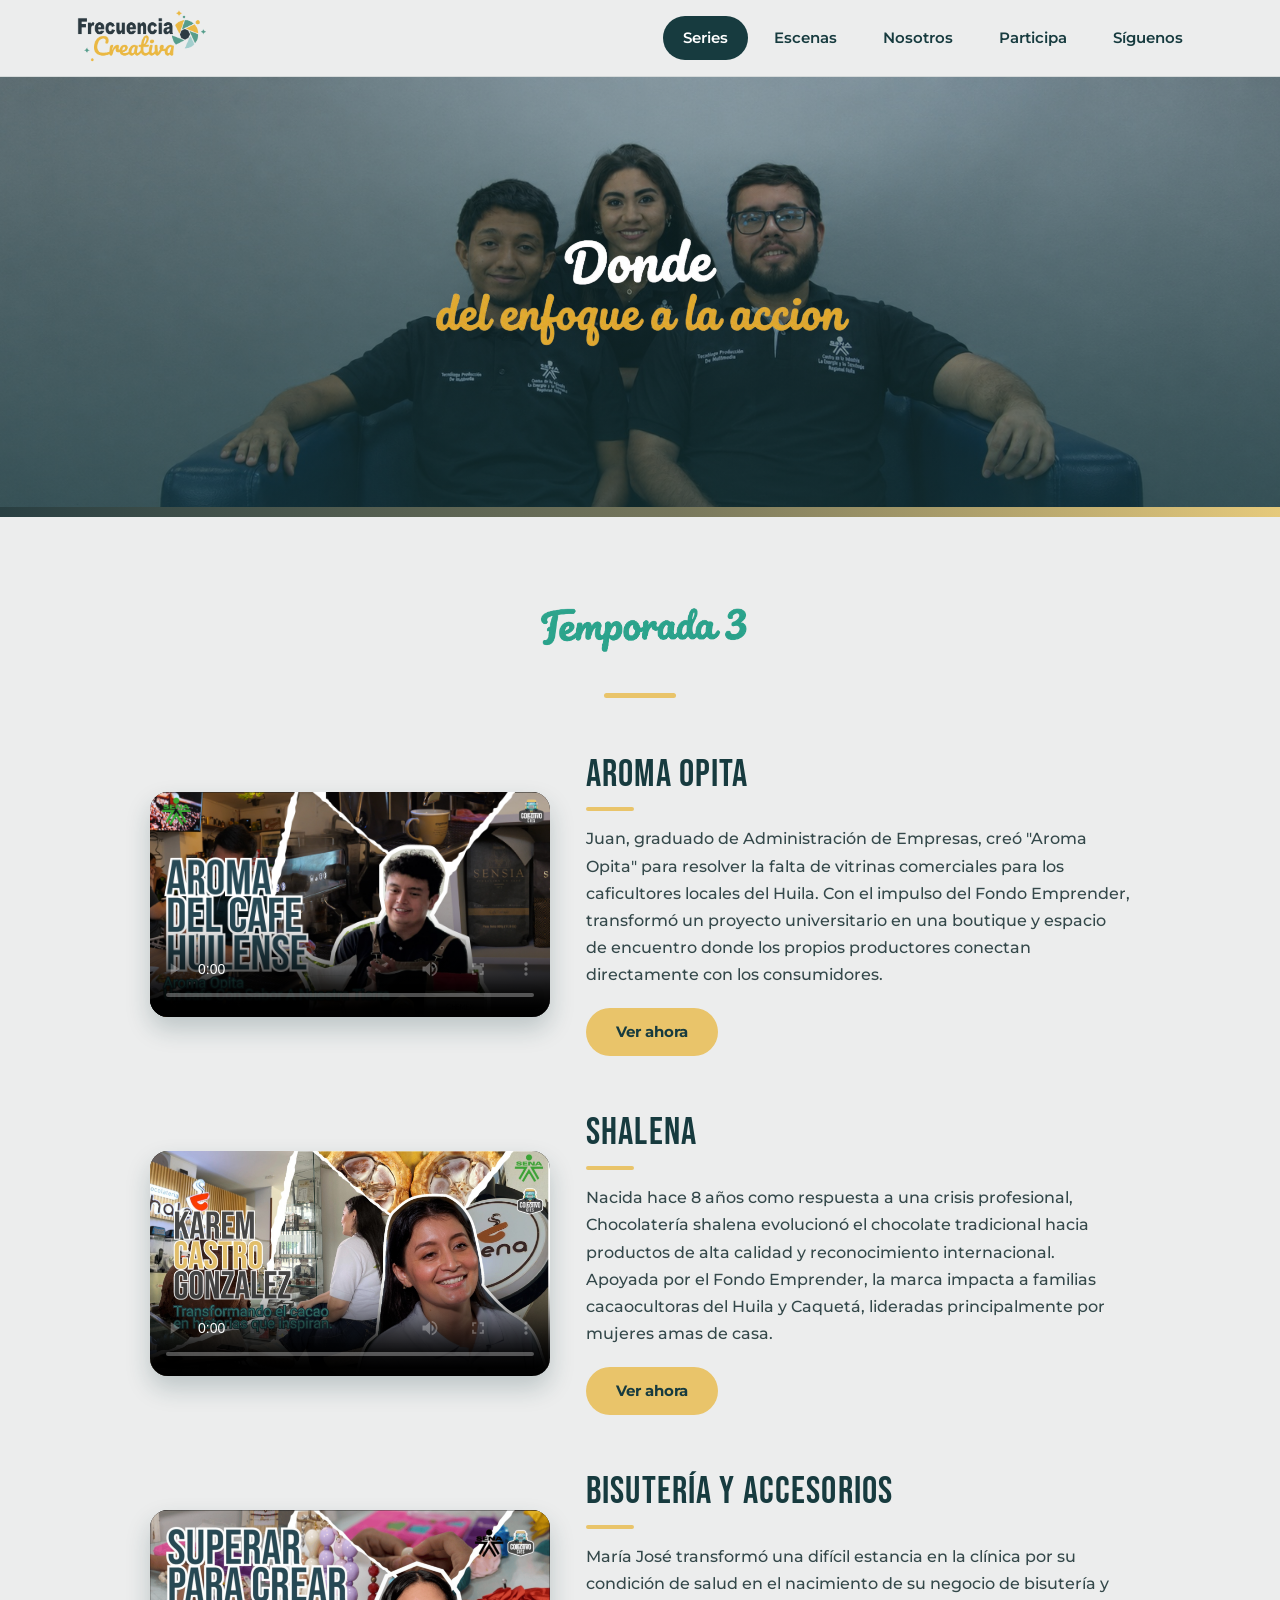
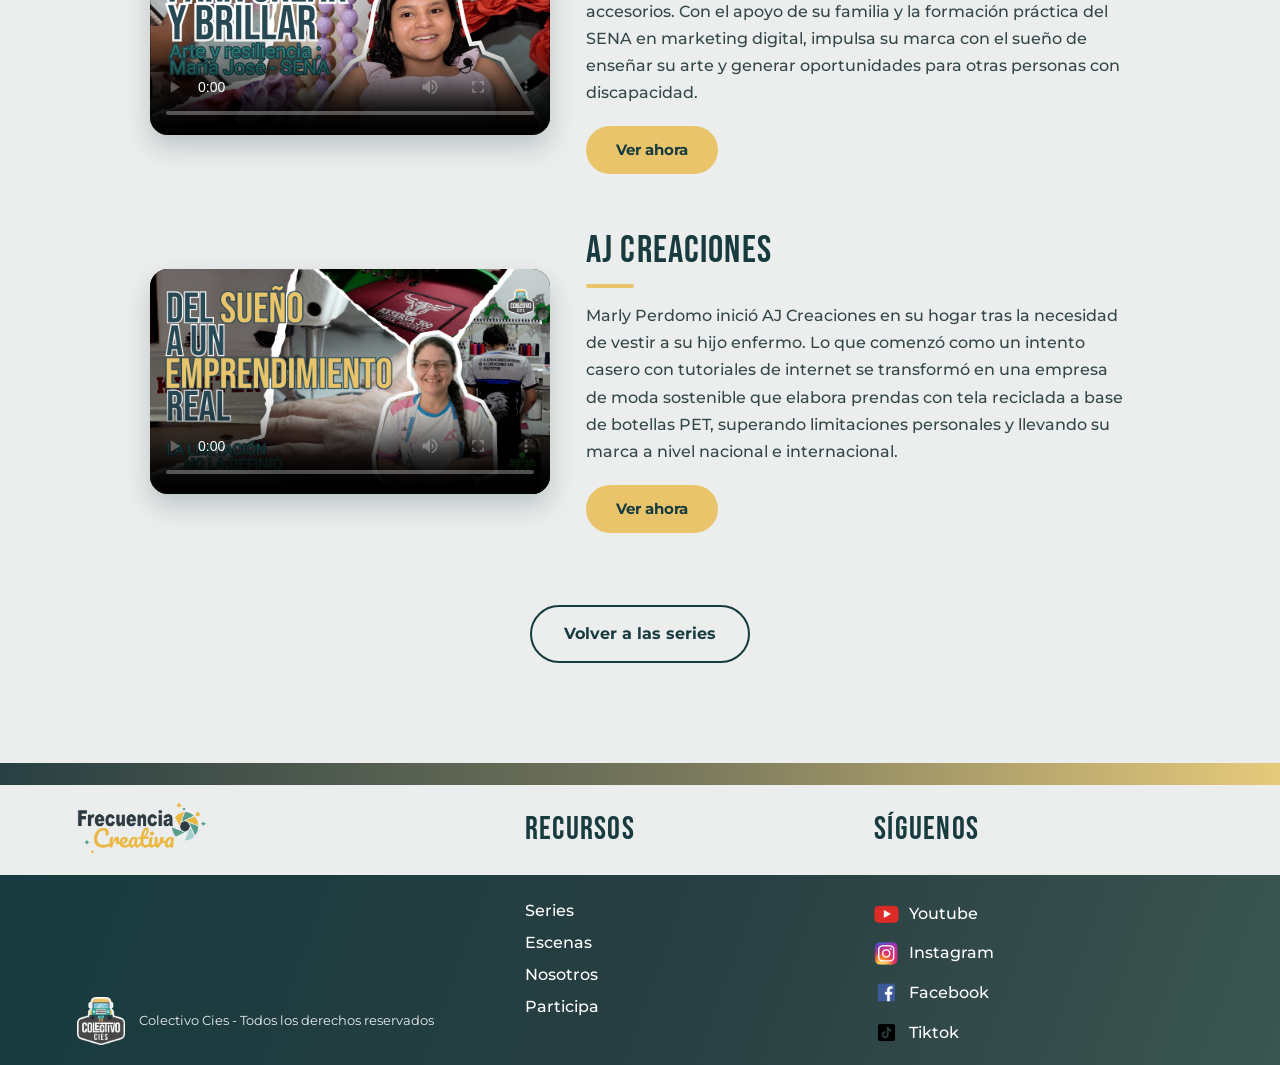
<file: Temporada 3 - Donde.html>
<!DOCTYPE html>
<html lang="es">

<head>
    <meta charset="UTF-8">
    <meta name="viewport" content="width=device-width, initial-scale=1">
    <title>Temporada 3 - Del Enfoque A La Acción</title>
    <link rel="icon" type="image/png" href="img/logo para head.png">

    <!-- Tipografías de la marca: Bebas Neue (títulos) + Montserrat (texto) -->
    <link rel="preconnect" href="https://fonts.googleapis.com">
    <link rel="preconnect" href="https://fonts.gstatic.com" crossorigin>
    <link
        href="https://fonts.googleapis.com/css2?family=Bebas+Neue&family=Montserrat:ital,wght@0,400;0,500;0,600;0,700;0,800;1,700&display=swap"
        rel="stylesheet">

    <!-- Estilos base de la marca (primero) + estilos de esta temporada -->
    <link rel="stylesheet" href="Index.css">
    <link rel="stylesheet" href="Temporada 3 - Donde.css">
    <script src="Index.js" defer></script>
</head>

<body>
    <a class="saltar-contenido" href="#contenido">Saltar al contenido</a>

    <!-- ENCABEZADO / NAVEGACIÓN -->
    <header class="site-header">
        <nav class="nav" aria-label="Principal">
            <a class="nav-logo" href="Index.html" aria-label="Frecuencia Creativa, ir al inicio">
                <img src="img/Logo.png" alt="Frecuencia Creativa">
            </a>

            <button class="nav-toggle" type="button" aria-expanded="false" aria-controls="menu-principal"
                aria-label="Abrir menú">
                <span></span><span></span><span></span>
            </button>

            <ul class="nav-menu" id="menu-principal">
                <li><a href="Index.html#series" class="is-active">Series</a></li>
                <li><a href="Index.html#escenas">Escenas</a></li>
                <li><a href="Index.html#nosotros">Nosotros</a></li>
                <li><a href="Index.html#participa">Participa</a></li>
                <li><a href="Index.html#siguenos">Síguenos</a></li>
            </ul>
        </nav>
    </header>

    <main id="contenido">

        <!-- PORTADA -->
        <section class="temporada-hero">
            <img class="temporada-hero-fondo" src="img/foto_grupo_1900x582.jpg" alt="">
            <img class="temporada-hero-titulo" src="img/DONDE DEL ENFOQUE A LA  ACCION.png"
                alt="¿Dónde? Del enfoque a la acción">
        </section>

        <!-- CAPÍTULOS -->
        <section class="seccion temporada-videos">

            <div class="temporada-sello">
                <img src="img/Temporada 3.png" alt="Temporada 3">
            </div>

            <div class="temporada-lista">
                <article class="capitulo">
                    <div class="capitulo-video">
                        <video controls playsinline preload="metadata" src=""
                            poster="img/MINIATURAS DE VIDEO/DONDE/DONDE 1.jpg">
                            Tu navegador no soporta el elemento de video.
                        </video>
                    </div>
                    <div class="capitulo-info">
                        <h3>Aroma Opita</h3>
                        <p>Juan, graduado de Administración de Empresas, creó "Aroma Opita" para resolver la falta de
                            vitrinas comerciales para los caficultores locales del Huila. Con el impulso del Fondo
                            Emprender, transformó un proyecto universitario en una boutique y espacio de encuentro donde
                            los propios productores conectan directamente con los consumidores.</p>
                        <a href="https://youtube.com/@colectivocies-sena?si=HZvQBRKyOYq6EJSf" class="btn btn-oro capitulo-ver" target="_blank" rel="noopener noreferrer" aria-label="Ver ahora: Aroma Opita">Ver ahora</a>
                    </div>
                </article>

                <article class="capitulo">
                    <div class="capitulo-video">
                        <video controls playsinline preload="metadata" src=""
                            poster="img/MINIATURAS DE VIDEO/DONDE/DONDE 2.jpg">
                            Tu navegador no soporta el elemento de video.
                        </video>
                    </div>
                    <div class="capitulo-info">
                        <h3>Shalena</h3>
                        <p>Nacida hace 8 años como respuesta a una crisis profesional, Chocolatería shalena evolucionó
                            el chocolate tradicional hacia productos de alta calidad y reconocimiento internacional.
                            Apoyada por el Fondo Emprender, la marca impacta a familias cacaocultoras del Huila y
                            Caquetá, lideradas principalmente por mujeres amas de casa.</p>
                        <a href="https://youtube.com/@colectivocies-sena?si=HZvQBRKyOYq6EJSf" class="btn btn-oro capitulo-ver" target="_blank" rel="noopener noreferrer" aria-label="Ver ahora: Shalena">Ver ahora</a>
                    </div>
                </article>

                <article class="capitulo">
                    <div class="capitulo-video">
                        <video controls playsinline preload="metadata" src=""
                            poster="img/MINIATURAS DE VIDEO/DONDE/DONDE 3.png">
                            Tu navegador no soporta el elemento de video.
                        </video>
                    </div>
                    <div class="capitulo-info">
                        <h3>Bisutería y Accesorios</h3>
                        <p>María José transformó una difícil estancia en la clínica por su condición de salud en el
                            nacimiento de su negocio de bisutería y accesorios. Con el apoyo de su familia y la
                            formación práctica del SENA en marketing digital, impulsa su marca con el sueño de enseñar
                            su arte y generar oportunidades para otras personas con discapacidad.</p>
                        <a href="https://youtube.com/@colectivocies-sena?si=HZvQBRKyOYq6EJSf" class="btn btn-oro capitulo-ver" target="_blank" rel="noopener noreferrer" aria-label="Ver ahora: Bisutería y Accesorios">Ver ahora</a>
                    </div>
                </article>

                <article class="capitulo">
                    <div class="capitulo-video">
                        <video controls playsinline preload="metadata" src=""
                            poster="img/MINIATURAS DE VIDEO/DONDE/DONDE 4.jpg">
                            Tu navegador no soporta el elemento de video.
                        </video>
                    </div>
                    <div class="capitulo-info">
                        <h3>Aj Creaciones</h3>
                        <p>Marly Perdomo inició AJ Creaciones en su hogar tras la necesidad de vestir a su hijo enfermo.
                            Lo que comenzó como un intento casero con tutoriales de internet se transformó en una
                            empresa de moda sostenible que elabora prendas con tela reciclada a base de botellas PET,
                            superando limitaciones personales y llevando su marca a nivel nacional e internacional.</p>
                        <a href="https://youtube.com/@colectivocies-sena?si=HZvQBRKyOYq6EJSf" class="btn btn-oro capitulo-ver" target="_blank" rel="noopener noreferrer" aria-label="Ver ahora: Aj Creaciones">Ver ahora</a>
                    </div>
                </article>
            </div>

            <div class="temporada-volver">
                <a href="Index.html#series" class="btn btn-borde">Volver a las series</a>
            </div>

        </section>
    </main>

    <!-- BARRA DEGRADADA + PIE DE PÁGINA -->
    <div class="fc-barra-degradada" aria-hidden="true"></div>

    <footer class="fc-footer">

        <div class="fc-footer-cabecera">
            <div class="fc-footer-logo">
                <a href="Index.html" aria-label="Frecuencia Creativa, volver al inicio">
                    <img src="img/Logo.png" alt="Frecuencia Creativa">
                </a>
            </div>
            <h3>Recursos</h3>
            <h3>Síguenos</h3>
        </div>

        <div class="fc-footer-contenido">

            <div class="fc-footer-derechos">
                <img src="img/LOGO COLECTIVO CIES.png" alt="Colectivo CIES" class="fc-footer-logo-cies">
                <p>Colectivo Cies - Todos los derechos reservados</p>
            </div>

            <nav class="fc-footer-columna" aria-label="Recursos">
                <a href="Index.html#series">Series</a>
                <a href="Index.html#escenas">Escenas</a>
                <a href="Index.html#nosotros">Nosotros</a>
                <a href="Index.html#participa">Participa</a>
            </nav>

            <div class="fc-footer-redes" id="siguenos">
                <a href="https://youtube.com/@colectivocies-sena?si=HZvQBRKyOYq6EJSf" class="red-social youtube"
                    target="_blank" rel="noopener noreferrer">
                    <img src="img/YOUTUBE.png" alt="">
                    <span>Youtube</span>
                </a>

                <a href="https://www.instagram.com/colectivocies?cplk=c2V0N3M0aDc2cG0x" class="red-social instagram"
                    target="_blank" rel="noopener noreferrer">
                    <img src="img/INSTAGRAM.png" alt="">
                    <span>Instagram</span>
                </a>

                <a href="https://www.facebook.com/share/19cLg5ynLg/" class="red-social facebook" target="_blank"
                    rel="noopener noreferrer">
                    <img src="img/FACEBOOK.png" alt="">
                    <span>Facebook</span>
                </a>

                <a href="https://www.tiktok.com/@colectivocies?_r=1&amp;_t=ZS-9AaFgVs6hPB" class="red-social tiktok"
                    target="_blank" rel="noopener noreferrer">
                    <img src="img/TIK TOK.png" alt="">
                    <span>Tiktok</span>
                </a>
            </div>

        </div>
    </footer>
</body>

</html>
</file>
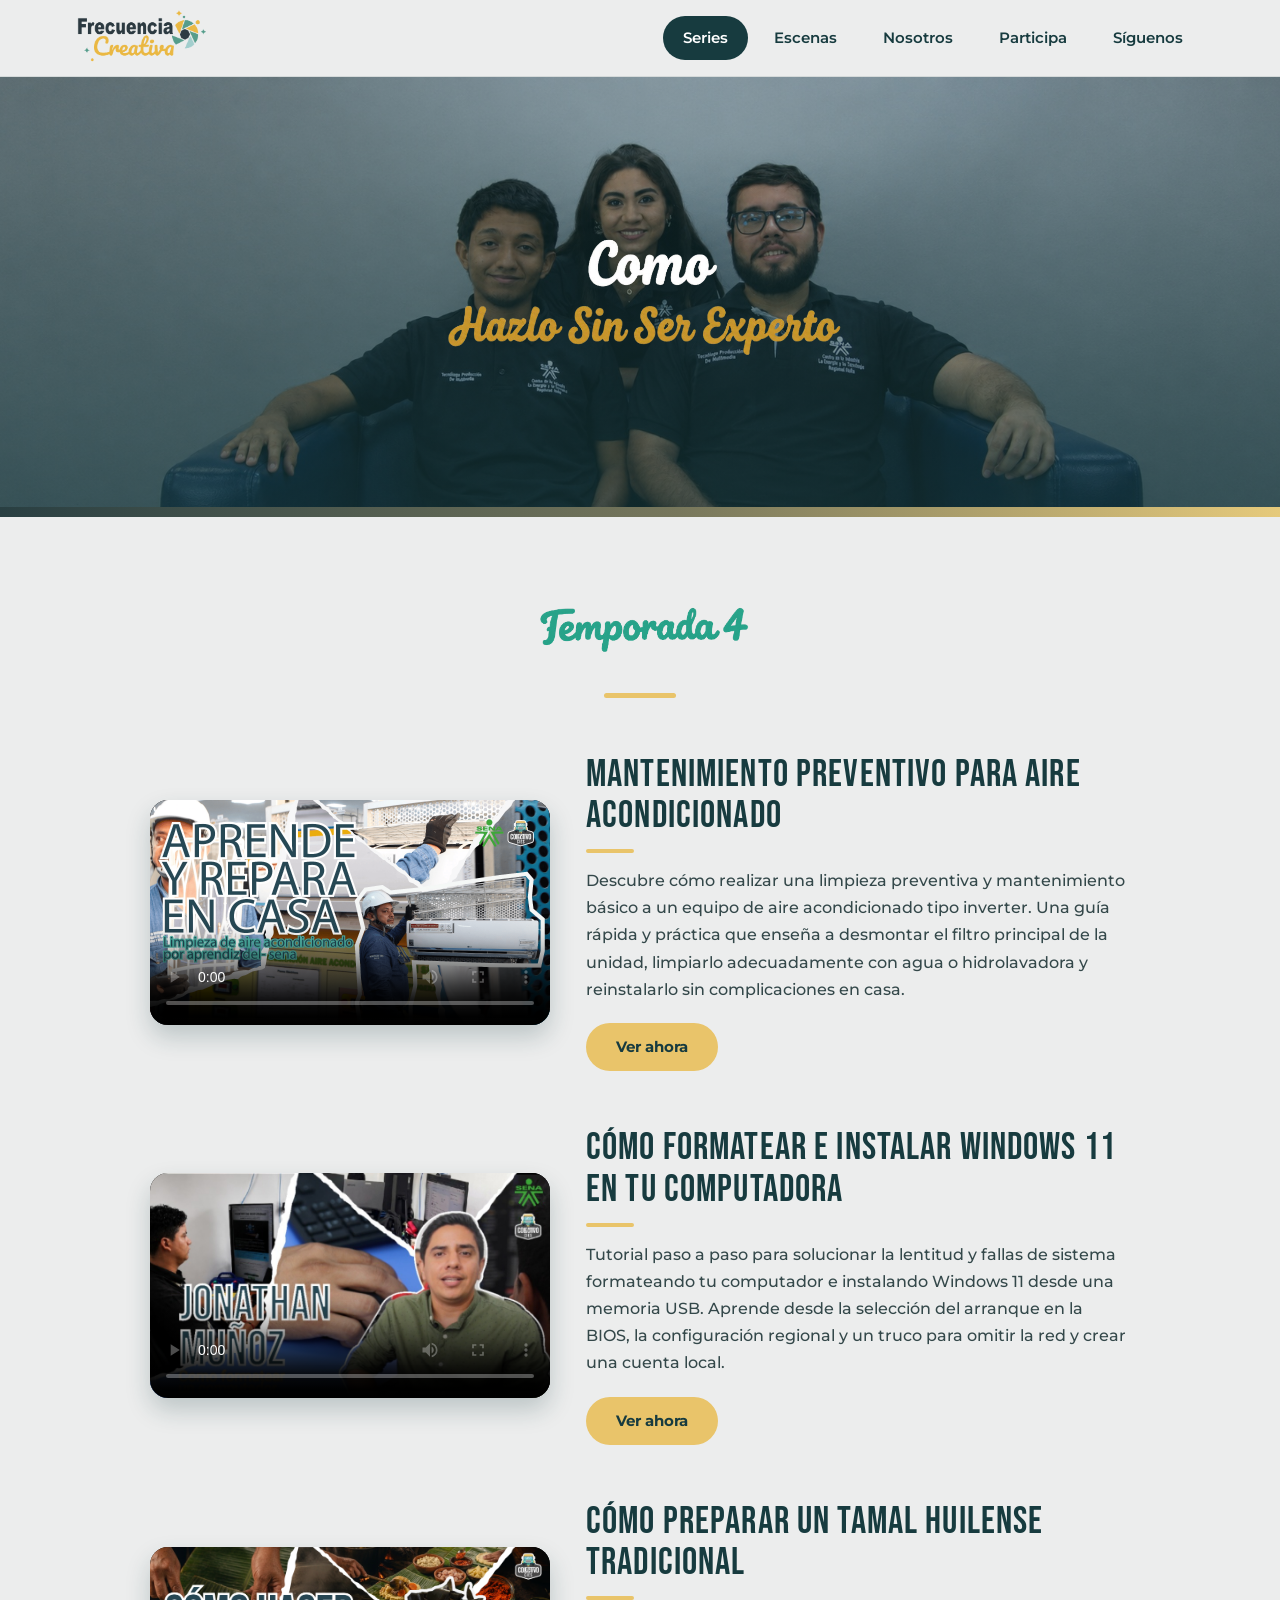
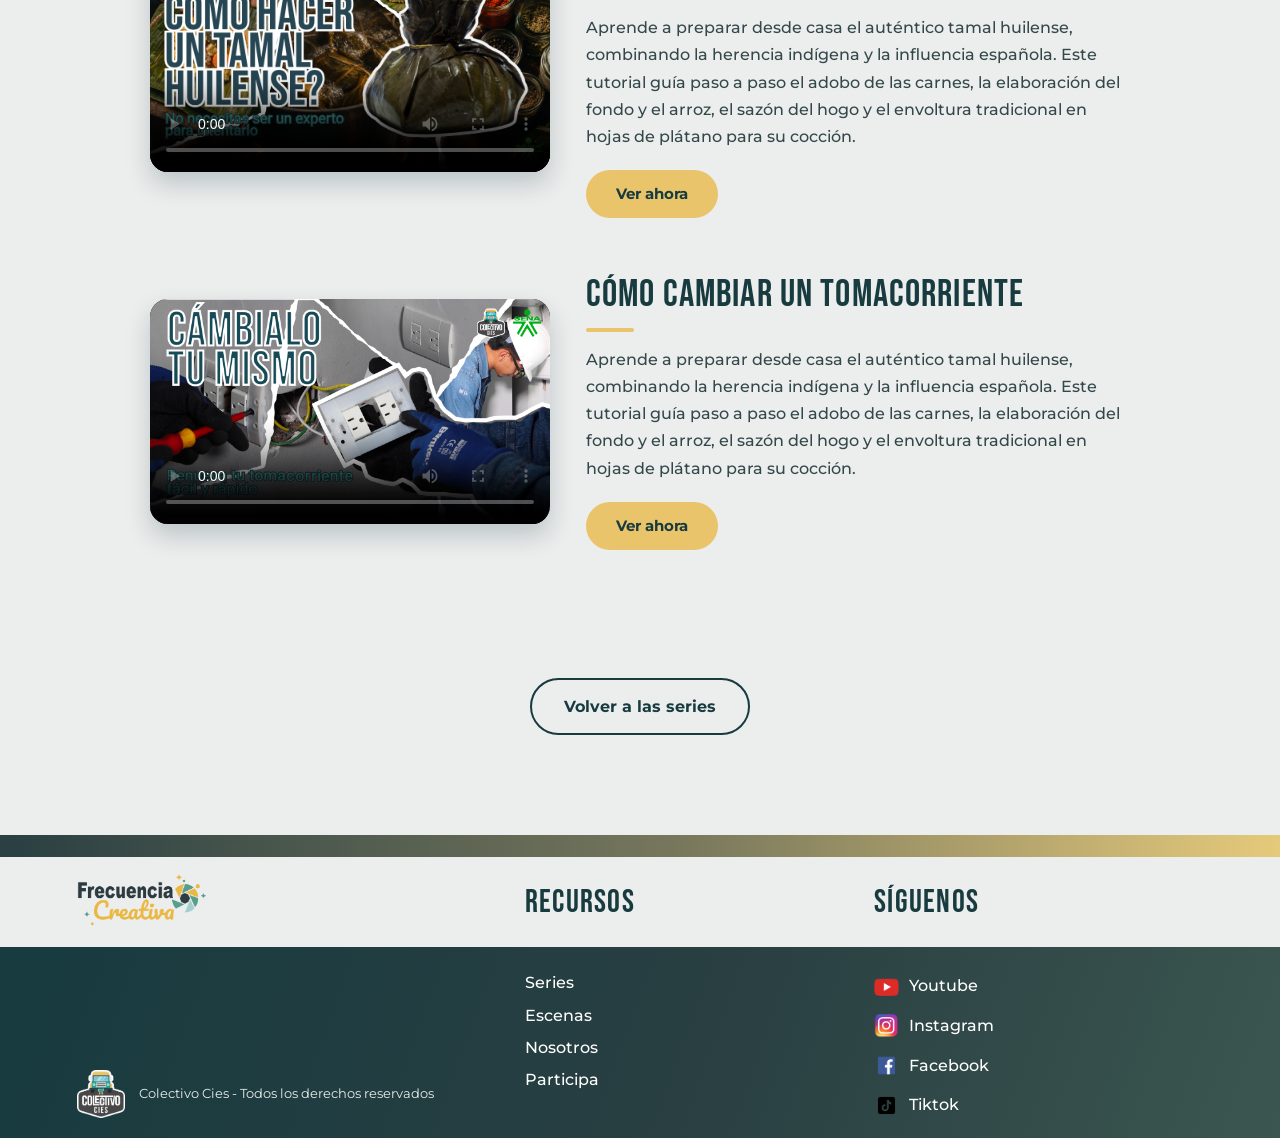
<file: Temporada 4 - Como.html>
<!DOCTYPE html>
<html lang="es">

<head>
    <meta charset="UTF-8">
    <meta name="viewport" content="width=device-width, initial-scale=1">
    <title>Temporada 4 - Hazlo Sin Ser Experto</title>
    <link rel="icon" type="image/png" href="img/logo para head.png">

    <!-- Tipografías de la marca: Bebas Neue (títulos) + Montserrat (texto) -->
    <link rel="preconnect" href="https://fonts.googleapis.com">
    <link rel="preconnect" href="https://fonts.gstatic.com" crossorigin>
    <link
        href="https://fonts.googleapis.com/css2?family=Bebas+Neue&family=Montserrat:ital,wght@0,400;0,500;0,600;0,700;0,800;1,700&display=swap"
        rel="stylesheet">

    <!-- Estilos base de la marca (primero) + estilos de esta temporada -->
    <link rel="stylesheet" href="Index.css">
    <link rel="stylesheet" href="Temporada 4 - Como.css">
    <script src="Index.js" defer></script>
</head>

<body>
    <a class="saltar-contenido" href="#contenido">Saltar al contenido</a>

    <!-- ENCABEZADO / NAVEGACIÓN -->
    <header class="site-header">
        <nav class="nav" aria-label="Principal">
            <a class="nav-logo" href="Index.html" aria-label="Frecuencia Creativa, ir al inicio">
                <img src="img/Logo.png" alt="Frecuencia Creativa">
            </a>

            <button class="nav-toggle" type="button" aria-expanded="false" aria-controls="menu-principal"
                aria-label="Abrir menú">
                <span></span><span></span><span></span>
            </button>

            <ul class="nav-menu" id="menu-principal">
                <li><a href="Index.html#series" class="is-active">Series</a></li>
                <li><a href="Index.html#escenas">Escenas</a></li>
                <li><a href="Index.html#nosotros">Nosotros</a></li>
                <li><a href="Index.html#participa">Participa</a></li>
                <li><a href="Index.html#siguenos">Síguenos</a></li>
            </ul>
        </nav>
    </header>

    <main id="contenido">

        <!-- PORTADA -->
        <section class="temporada-hero">
            <img class="temporada-hero-fondo" src="img/foto_grupo_1900x582.jpg" alt="">
            <img class="temporada-hero-titulo" src="img/COMO - HAZLO SIN SER EXPERTO.png"
                alt="¿Cómo? Hazlo sin ser experto">
        </section>

        <!-- CAPÍTULOS -->
        <section class="seccion temporada-videos">

            <div class="temporada-sello">
                <img src="img/Temporada 4.png" alt="Temporada 4">
            </div>

            <div class="temporada-lista">
                <article class="capitulo">
                    <div class="capitulo-video">
                        <video controls playsinline preload="metadata" src=""
                            poster="img/MINIATURAS DE VIDEO/COMO/COMO1.png">
                            Tu navegador no soporta el elemento de video.
                        </video>
                    </div>
                    <div class="capitulo-info">
                        <h3>Mantenimiento preventivo para aire acondicionado</h3>
                        <p>Descubre cómo realizar una limpieza preventiva y mantenimiento básico a un equipo de aire
                            acondicionado tipo inverter. Una guía rápida y práctica que enseña a desmontar el filtro
                            principal de la unidad, limpiarlo adecuadamente con agua o hidrolavadora y reinstalarlo sin
                            complicaciones en casa.</p>
                        <a href="https://youtube.com/@colectivocies-sena?si=HZvQBRKyOYq6EJSf" class="btn btn-oro capitulo-ver" target="_blank" rel="noopener noreferrer" aria-label="Ver ahora: Mantenimiento preventivo para aire acondicionado">Ver ahora</a>
                    </div>
                </article>

                <article class="capitulo">
                    <div class="capitulo-video">
                        <video controls playsinline preload="metadata" src=""
                            poster="img/MINIATURAS DE VIDEO/COMO/COMO 2.jpeg">
                            Tu navegador no soporta el elemento de video.
                        </video>
                    </div>
                    <div class="capitulo-info">
                        <h3>Cómo formatear e instalar Windows 11 en tu computadora</h3>
                        <p>Tutorial paso a paso para solucionar la lentitud y fallas de sistema formateando tu
                            computador e instalando Windows 11 desde una memoria USB. Aprende desde la selección del
                            arranque en la BIOS, la configuración regional y un truco para omitir la red y crear una
                            cuenta local.</p>
                        <a href="https://youtube.com/@colectivocies-sena?si=HZvQBRKyOYq6EJSf" class="btn btn-oro capitulo-ver" target="_blank" rel="noopener noreferrer" aria-label="Ver ahora: Cómo formatear e instalar Windows 11 en tu computadora">Ver ahora</a>
                    </div>
                </article>

                <article class="capitulo">
                    <div class="capitulo-video">
                        <video controls playsinline preload="metadata" src=""
                            poster="img/MINIATURAS DE VIDEO/COMO/COMO 3.png">
                            Tu navegador no soporta el elemento de video.
                        </video>
                    </div>
                    <div class="capitulo-info">
                        <h3>Cómo preparar un tamal huilense tradicional</h3>
                        <p>Aprende a preparar desde casa el auténtico tamal huilense, combinando la herencia indígena y
                            la influencia española. Este tutorial guía paso a paso el adobo de las carnes, la
                            elaboración del fondo y el arroz, el sazón del hogo y el envoltura tradicional en hojas de
                            plátano para su cocción.</p>
                        <a href="https://youtube.com/@colectivocies-sena?si=HZvQBRKyOYq6EJSf" class="btn btn-oro capitulo-ver" target="_blank" rel="noopener noreferrer" aria-label="Ver ahora: Cómo preparar un tamal huilense tradicional">Ver ahora</a>
                    </div>
                </article>

                <!-- Capítulo sin publicar: reemplaza este bloque por un capítulo completo (video, título y texto) -->
                <article class="capitulo">
                    <div class="capitulo-video">
                        <video controls playsinline preload="metadata" src=""
                            poster="img/MINIATURAS DE VIDEO/COMO/COMO 4.jpg">
                            Tu navegador no soporta el elemento de video.
                        </video>
                    </div>
                    <div class="capitulo-info">
                        <h3>Cómo Cambiar Un Tomacorriente</h3>
                        <p>Aprende a preparar desde casa el auténtico tamal huilense, combinando la herencia indígena y
                            la influencia española. Este tutorial guía paso a paso el adobo de las carnes, la
                            elaboración del fondo y el arroz, el sazón del hogo y el envoltura tradicional en hojas de
                            plátano para su cocción.</p>
                        <a href="https://youtube.com/@colectivocies-sena?si=HZvQBRKyOYq6EJSf" class="btn btn-oro capitulo-ver" target="_blank" rel="noopener noreferrer" aria-label="Ver ahora: Cómo Cambiar Un Tomacorriente">Ver ahora</a>
                    </div>
                </article>


                <div class="temporada-volver">
                    <a href="Index.html#series" class="btn btn-borde">Volver a las series</a>
                </div>

        </section>
    </main>

    <!-- BARRA DEGRADADA + PIE DE PÁGINA -->
    <div class="fc-barra-degradada" aria-hidden="true"></div>

    <footer class="fc-footer">

        <div class="fc-footer-cabecera">
            <div class="fc-footer-logo">
                <a href="Index.html" aria-label="Frecuencia Creativa, volver al inicio">
                    <img src="img/Logo.png" alt="Frecuencia Creativa">
                </a>
            </div>
            <h3>Recursos</h3>
            <h3>Síguenos</h3>
        </div>

        <div class="fc-footer-contenido">

            <div class="fc-footer-derechos">
                <img src="img/LOGO COLECTIVO CIES.png" alt="Colectivo CIES" class="fc-footer-logo-cies">
                <p>Colectivo Cies - Todos los derechos reservados</p>
            </div>

            <nav class="fc-footer-columna" aria-label="Recursos">
                <a href="Index.html#series">Series</a>
                <a href="Index.html#escenas">Escenas</a>
                <a href="Index.html#nosotros">Nosotros</a>
                <a href="Index.html#participa">Participa</a>
            </nav>

            <div class="fc-footer-redes" id="siguenos">
                <a href="https://youtube.com/@colectivocies-sena?si=HZvQBRKyOYq6EJSf" class="red-social youtube"
                    target="_blank" rel="noopener noreferrer">
                    <img src="img/YOUTUBE.png" alt="">
                    <span>Youtube</span>
                </a>

                <a href="https://www.instagram.com/colectivocies?cplk=c2V0N3M0aDc2cG0x" class="red-social instagram"
                    target="_blank" rel="noopener noreferrer">
                    <img src="img/INSTAGRAM.png" alt="">
                    <span>Instagram</span>
                </a>

                <a href="https://www.facebook.com/share/19cLg5ynLg/" class="red-social facebook" target="_blank"
                    rel="noopener noreferrer">
                    <img src="img/FACEBOOK.png" alt="">
                    <span>Facebook</span>
                </a>

                <a href="https://www.tiktok.com/@colectivocies?_r=1&amp;_t=ZS-9AaFgVs6hPB" class="red-social tiktok"
                    target="_blank" rel="noopener noreferrer">
                    <img src="img/TIK TOK.png" alt="">
                    <span>Tiktok</span>
                </a>
            </div>

        </div>
    </footer>
</body>

</html>
</file>
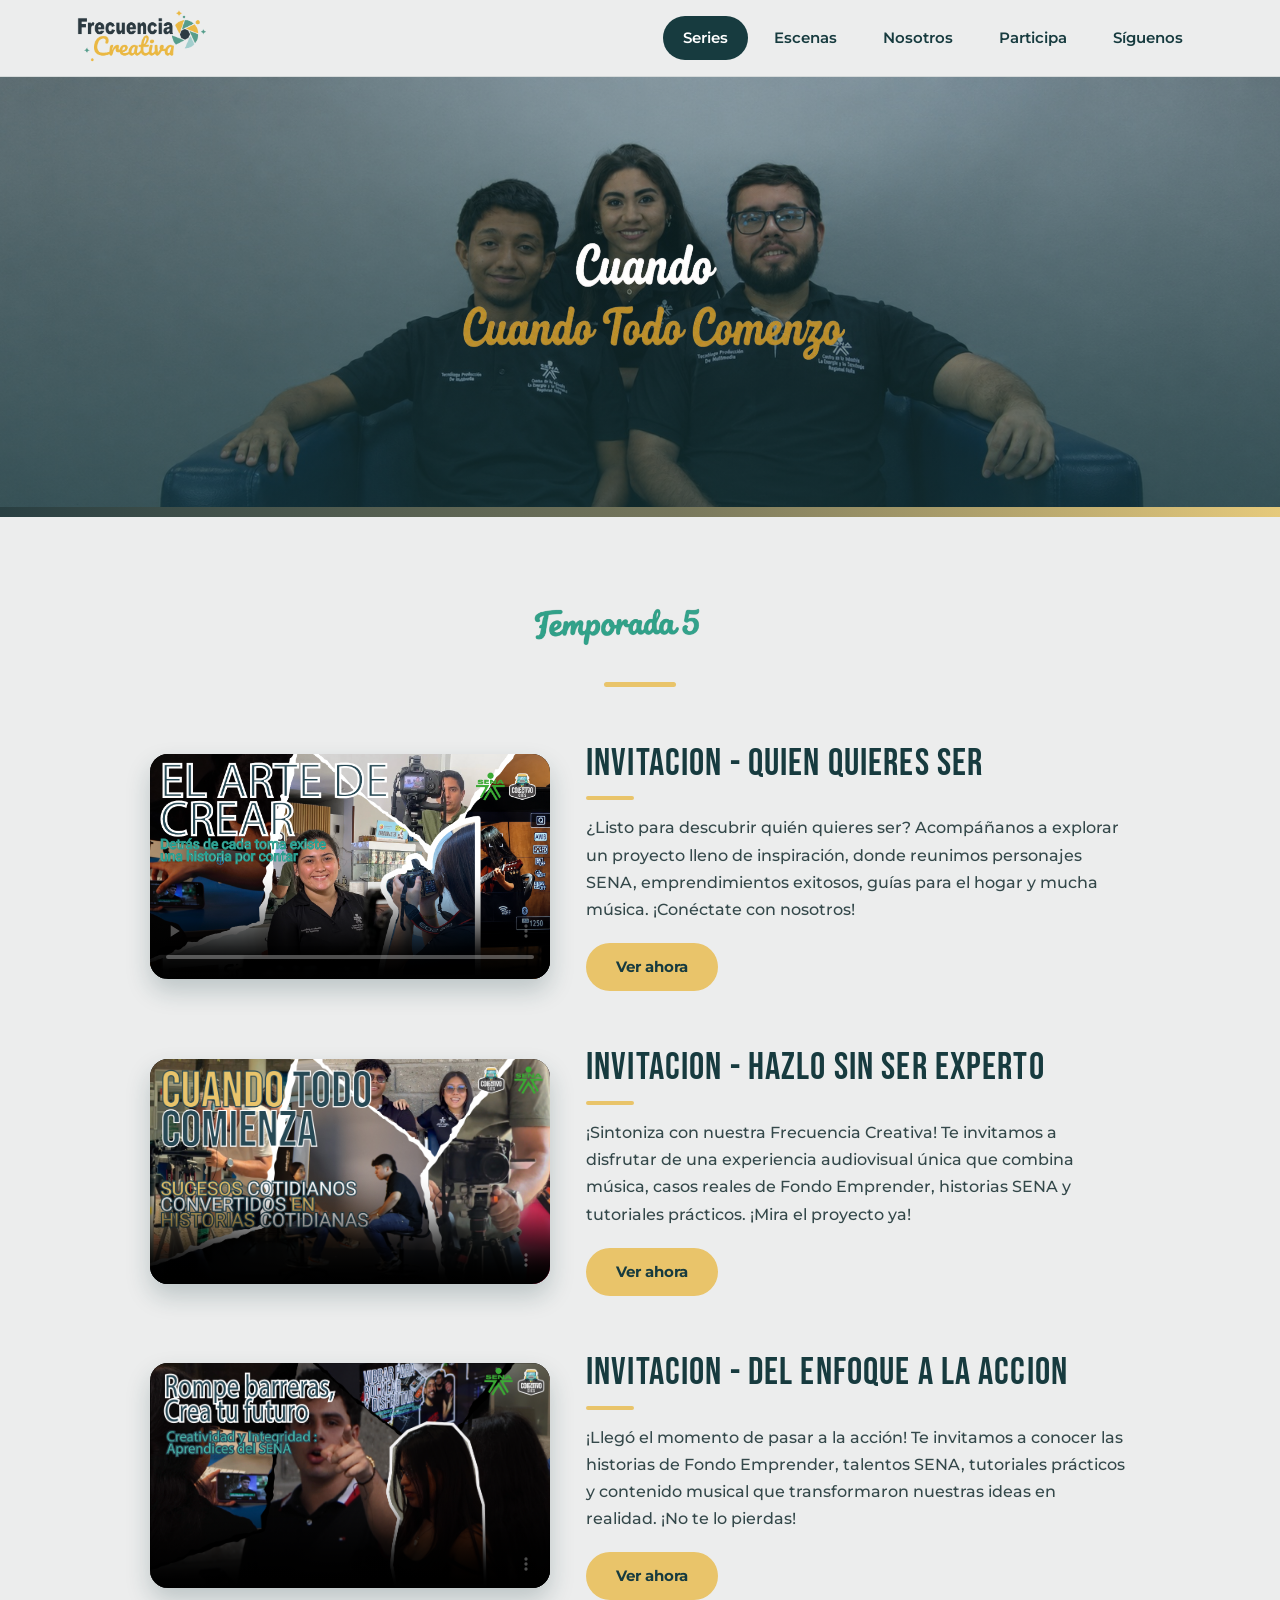
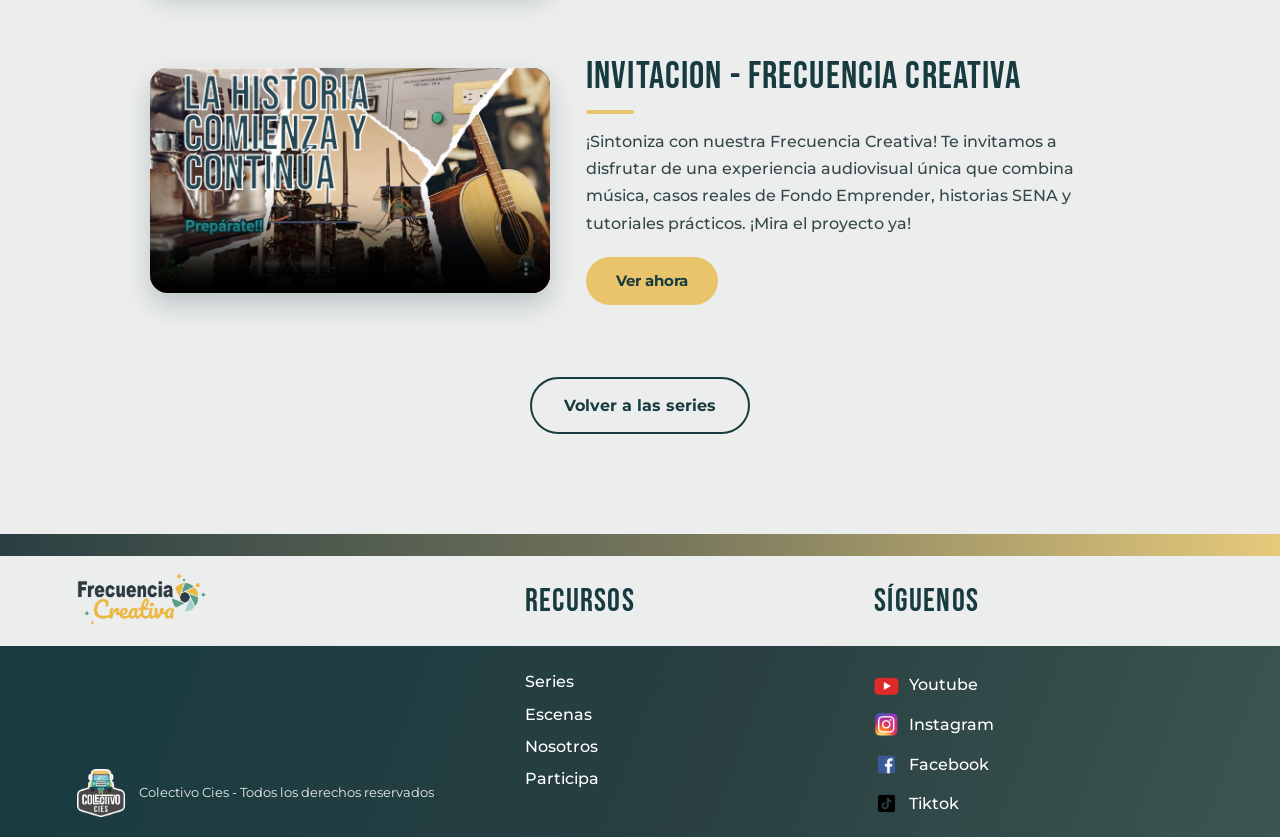
<file: Temporada 5 - Cuando.html>
<!DOCTYPE html>
<html lang="es">

<head>
    <meta charset="UTF-8">
    <meta name="viewport" content="width=device-width, initial-scale=1">
    <title>Temporada 5 - ¿Cuando?</title>
    <link rel="icon" type="image/png" href="img/logo para head.png">

    <!-- Tipografías de la marca: Bebas Neue (títulos) + Montserrat (texto) -->
    <link rel="preconnect" href="https://fonts.googleapis.com">
    <link rel="preconnect" href="https://fonts.gstatic.com" crossorigin>
    <link
        href="https://fonts.googleapis.com/css2?family=Bebas+Neue&family=Montserrat:ital,wght@0,400;0,500;0,600;0,700;0,800;1,700&display=swap"
        rel="stylesheet">

    <!-- Estilos base de la marca (primero) + estilos de esta temporada -->
    <link rel="stylesheet" href="Index.css">
    <link rel="stylesheet" href="Temporada 2 - Quien.css">
    <script src="Index.js" defer></script>
</head>

<body>
    <a class="saltar-contenido" href="#contenido">Saltar al contenido</a>

    <!-- ENCABEZADO / NAVEGACIÓN -->
    <header class="site-header">
        <nav class="nav" aria-label="Principal">
            <a class="nav-logo" href="Index.html" aria-label="Frecuencia Creativa, ir al inicio">
                <img src="img/Logo.png" alt="Frecuencia Creativa">
            </a>

            <button class="nav-toggle" type="button" aria-expanded="false" aria-controls="menu-principal"
                aria-label="Abrir menú">
                <span></span><span></span><span></span>
            </button>

            <ul class="nav-menu" id="menu-principal">
                <li><a href="Index.html#series" class="is-active">Series</a></li>
                <li><a href="Index.html#escenas">Escenas</a></li>
                <li><a href="Index.html#nosotros">Nosotros</a></li>
                <li><a href="Index.html#participa">Participa</a></li>
                <li><a href="Index.html#siguenos">Síguenos</a></li>
            </ul>
        </nav>
    </header>

    <main id="contenido">

        <!-- PORTADA -->
        <section class="temporada-hero">
            <img class="temporada-hero-fondo" src="img/foto_grupo_1900x582.jpg" alt="">
            <img class="temporada-hero-titulo" src="img/CUANDO TODO COMENZO.png" alt="¿Quién quieres ser?">
        </section>

        <!-- CAPÍTULOS -->
        <section class="seccion temporada-videos">

            <div class="temporada-sello">
                <img src="img/TEMPORADA 5.png" alt="Temporada 2">
            </div>

            <div class="temporada-lista">
                <article class="capitulo">
                    <div class="capitulo-video">
                        <video controls playsinline preload="metadata" src=""
                            poster="img/MINIATURAS DE VIDEO/CUANDO/cuando 1.png">
                            Tu navegador no soporta el elemento de video.
                        </video>
                    </div>
                    <div class="capitulo-info">
                        <h3>Invitacion - Quien Quieres Ser</h3>
                        <p>¿Listo para descubrir quién quieres ser? Acompáñanos a explorar un proyecto lleno de inspiración, donde reunimos personajes SENA, emprendimientos exitosos, guías para el hogar y mucha música. ¡Conéctate con nosotros!</p>
                        <a href="https://youtube.com/@colectivocies-sena?si=HZvQBRKyOYq6EJSf" class="btn btn-oro capitulo-ver" target="_blank" rel="noopener noreferrer" aria-label="Ver ahora: Invitacion - Quien Quieres Ser">Ver ahora</a>
                    </div>
                </article>

                <article class="capitulo">
                    <div class="capitulo-video">
                        <video controls playsinline preload="metadata" src=""
                            poster="img/MINIATURAS DE VIDEO/CUANDO/cuando 2.jpg">
                            Tu navegador no soporta el elemento de video.
                        </video>
                    </div>
                    <div class="capitulo-info">
                        <h3>Invitacion - Hazlo Sin Ser Experto</h3>
                        <p>¡Sintoniza con nuestra Frecuencia Creativa! Te invitamos a disfrutar de una experiencia audiovisual única que combina música, casos reales de Fondo Emprender, historias SENA y tutoriales prácticos. ¡Mira el proyecto ya!</p>
                        <a href="https://youtube.com/@colectivocies-sena?si=HZvQBRKyOYq6EJSf" class="btn btn-oro capitulo-ver" target="_blank" rel="noopener noreferrer" aria-label="Ver ahora: Invitacion - Hazlo Sin Ser Experto">Ver ahora</a>
                    </div>
                </article>

                <article class="capitulo">
                    <div class="capitulo-video">
                        <video controls playsinline preload="metadata" src=""
                            poster="img/MINIATURAS DE VIDEO/CUANDO/cuando 3.png">
                            Tu navegador no soporta el elemento de video.
                        </video>
                    </div>
                    <div class="capitulo-info">
                        <h3>Invitacion - Del Enfoque A La Accion</h3>
                        <p>¡Llegó el momento de pasar a la acción! Te invitamos a conocer las historias de Fondo Emprender, talentos SENA, tutoriales prácticos y contenido musical que transformaron nuestras ideas en realidad. ¡No te lo pierdas!</p>
                        <a href="https://youtube.com/@colectivocies-sena?si=HZvQBRKyOYq6EJSf" class="btn btn-oro capitulo-ver" target="_blank" rel="noopener noreferrer" aria-label="Ver ahora: Invitacion - Del Enfoque A La Accion">Ver ahora</a>
                    </div>
                </article>

                <article class="capitulo">
                    <div class="capitulo-video">
                        <video controls playsinline preload="metadata" src=""
                            poster="img/MINIATURAS DE VIDEO/CUANDO/Miniatura Cuándo.png">
                            Tu navegador no soporta el elemento de video.
                        </video>
                    </div>
                    <div class="capitulo-info">
                        <h3>Invitacion - Frecuencia Creativa</h3>
                        <p>¡Sintoniza con nuestra Frecuencia Creativa! Te invitamos a disfrutar de una experiencia audiovisual única que combina música, casos reales de Fondo Emprender, historias SENA y tutoriales prácticos. ¡Mira el proyecto ya!</p>
                        <a href="https://youtube.com/@colectivocies-sena?si=HZvQBRKyOYq6EJSf" class="btn btn-oro capitulo-ver" target="_blank" rel="noopener noreferrer" aria-label="Ver ahora: Invitacion - Frecuencia Creativa">Ver ahora</a>
                    </div>
                </article>
            </div>

            <div class="temporada-volver">
                <a href="Index.html#series" class="btn btn-borde">Volver a las series</a>
            </div>

        </section>
    </main>

    <!-- BARRA DEGRADADA + PIE DE PÁGINA -->
    <div class="fc-barra-degradada" aria-hidden="true"></div>

    <footer class="fc-footer">

        <div class="fc-footer-cabecera">
            <div class="fc-footer-logo">
                <a href="Index.html" aria-label="Frecuencia Creativa, volver al inicio">
                    <img src="img/Logo.png" alt="Frecuencia Creativa">
                </a>
            </div>
            <h3>Recursos</h3>
            <h3>Síguenos</h3>
        </div>

        <div class="fc-footer-contenido">

            <div class="fc-footer-derechos">
                <img src="img/LOGO COLECTIVO CIES.png" alt="Colectivo CIES" class="fc-footer-logo-cies">
                <p>Colectivo Cies - Todos los derechos reservados</p>
            </div>

            <nav class="fc-footer-columna" aria-label="Recursos">
                <a href="Index.html#series">Series</a>
                <a href="Index.html#escenas">Escenas</a>
                <a href="Index.html#nosotros">Nosotros</a>
                <a href="Index.html#participa">Participa</a>
            </nav>

            <div class="fc-footer-redes" id="siguenos">
                <a href="https://youtube.com/@colectivocies-sena?si=HZvQBRKyOYq6EJSf" class="red-social youtube"
                    target="_blank" rel="noopener noreferrer">
                    <img src="img/YOUTUBE.png" alt="">
                    <span>Youtube</span>
                </a>

                <a href="https://www.instagram.com/colectivocies?cplk=c2V0N3M0aDc2cG0x" class="red-social instagram"
                    target="_blank" rel="noopener noreferrer">
                    <img src="img/INSTAGRAM.png" alt="">
                    <span>Instagram</span>
                </a>

                <a href="https://www.facebook.com/share/19cLg5ynLg/" class="red-social facebook" target="_blank"
                    rel="noopener noreferrer">
                    <img src="img/FACEBOOK.png" alt="">
                    <span>Facebook</span>
                </a>

                <a href="https://www.tiktok.com/@colectivocies?_r=1&amp;_t=ZS-9AaFgVs6hPB" class="red-social tiktok"
                    target="_blank" rel="noopener noreferrer">
                    <img src="img/TIK TOK.png" alt="">
                    <span>Tiktok</span>
                </a>
            </div>

        </div>
    </footer>
</body>

</html>
</file>
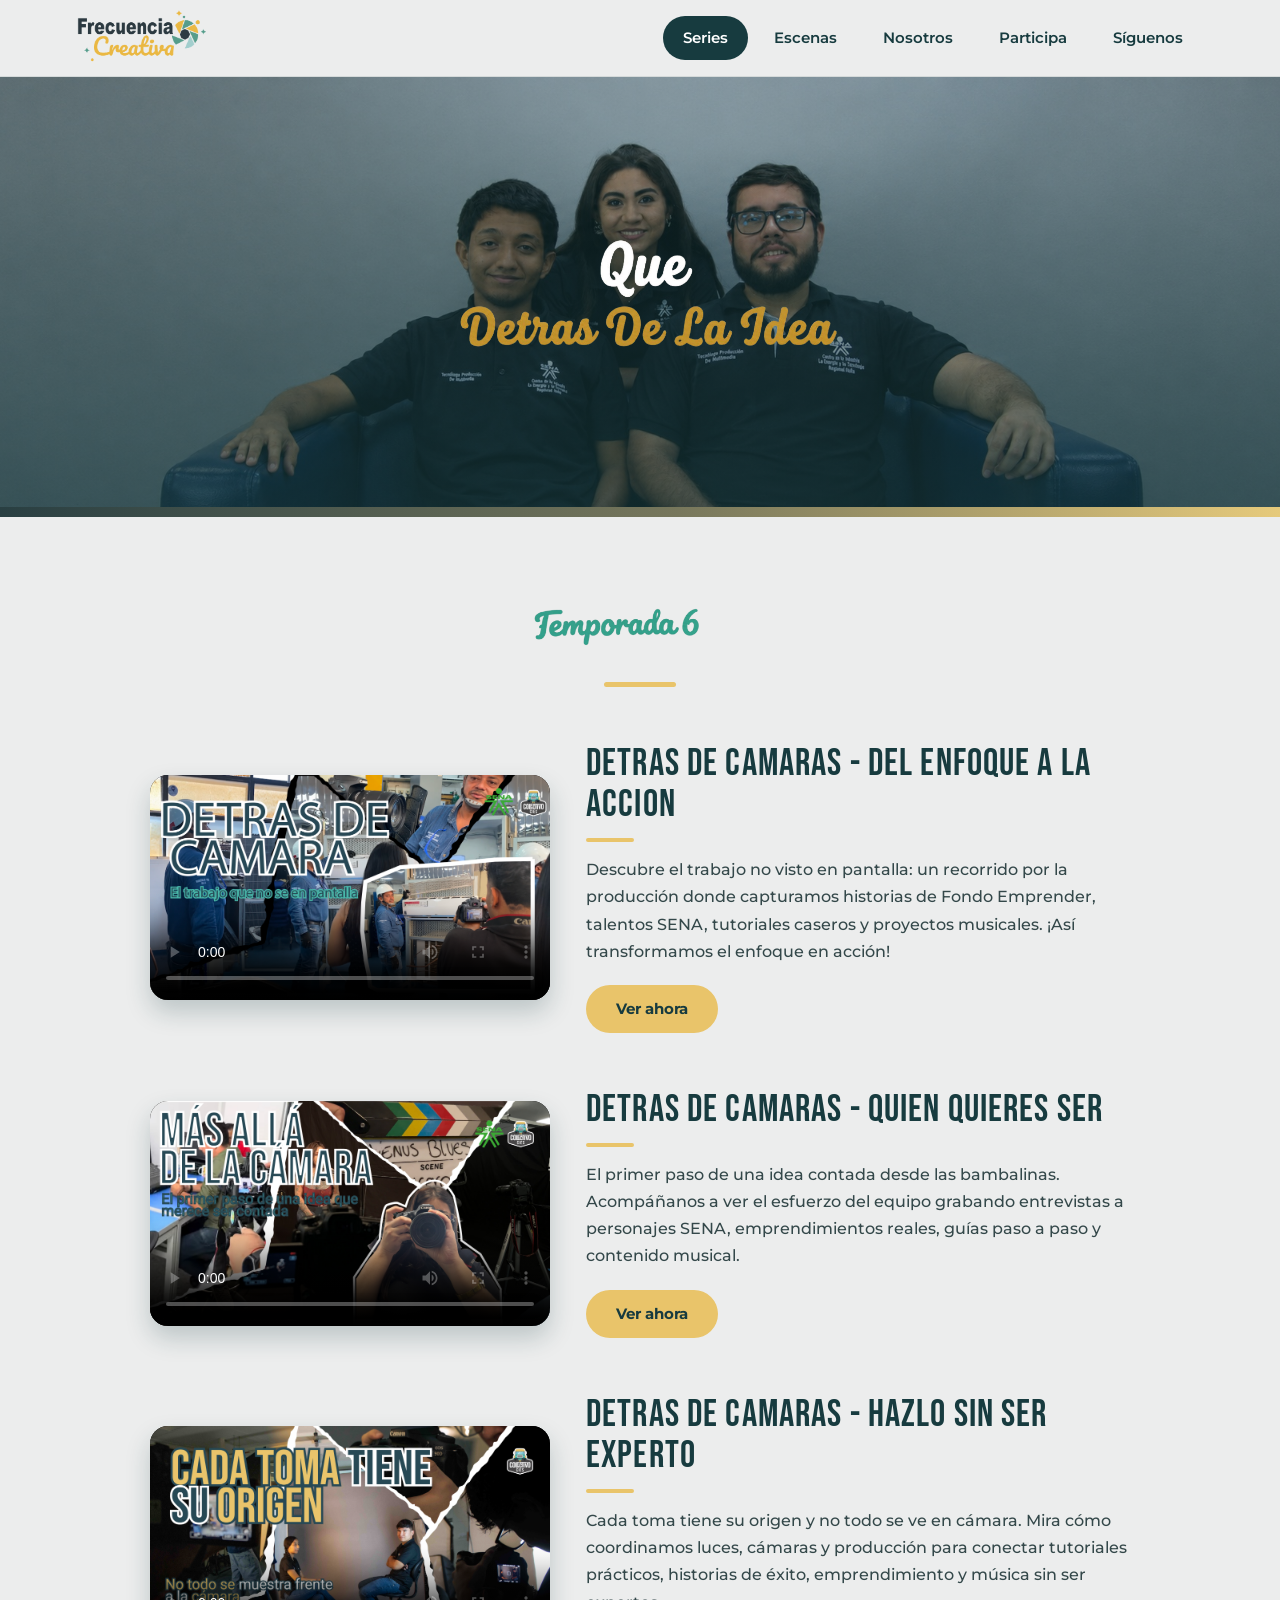
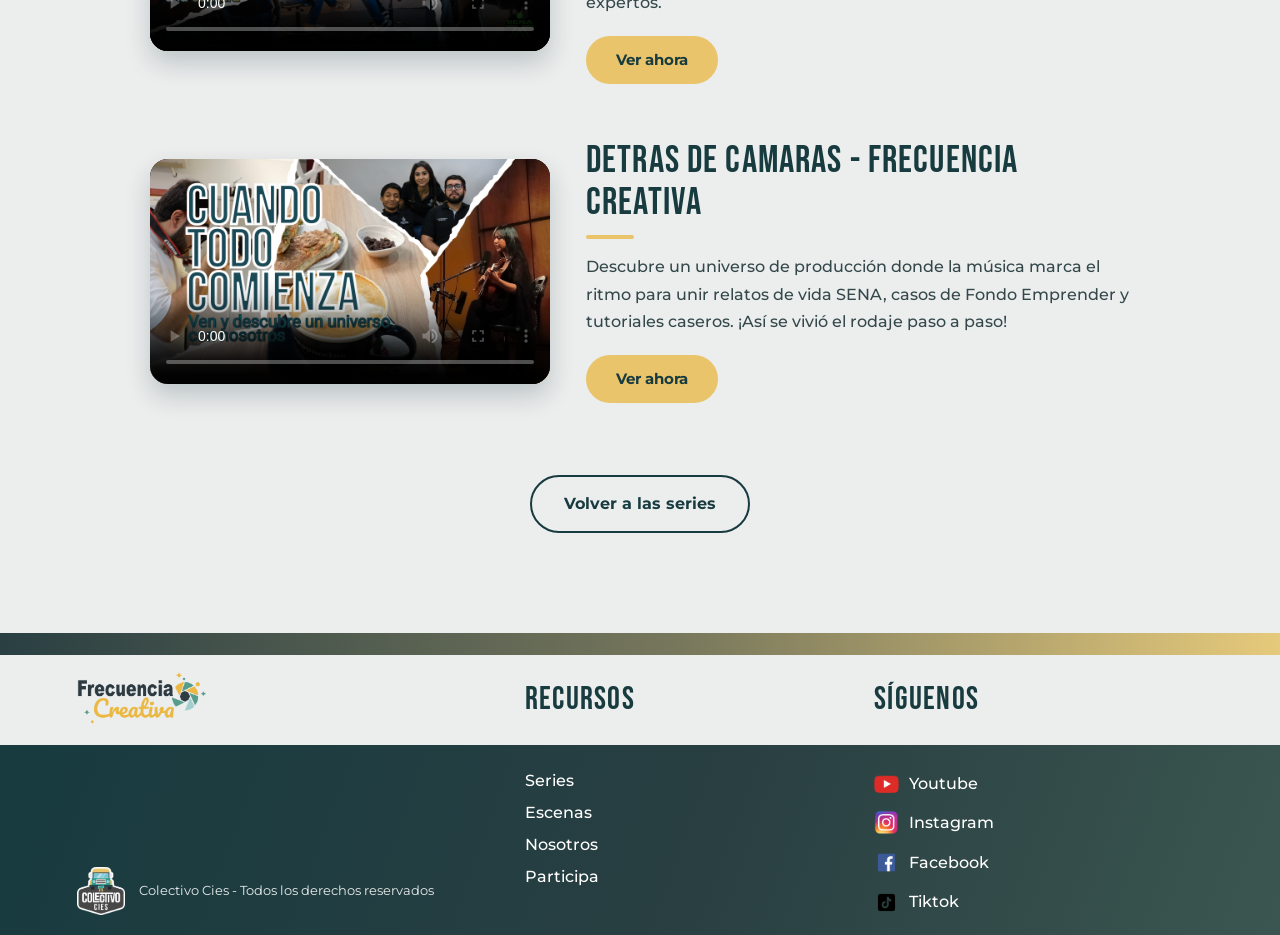
<file: Temporada 6 - Que.html>
<!DOCTYPE html>
<html lang="es">

<head>
    <meta charset="UTF-8">
    <meta name="viewport" content="width=device-width, initial-scale=1">
    <title>Temporada 6 - ¿Que?</title>
    <link rel="icon" type="image/png" href="img/logo para head.png">

    <!-- Tipografías de la marca: Bebas Neue (títulos) + Montserrat (texto) -->
    <link rel="preconnect" href="https://fonts.googleapis.com">
    <link rel="preconnect" href="https://fonts.gstatic.com" crossorigin>
    <link
        href="https://fonts.googleapis.com/css2?family=Bebas+Neue&family=Montserrat:ital,wght@0,400;0,500;0,600;0,700;0,800;1,700&display=swap"
        rel="stylesheet">

    <!-- Estilos base de la marca (primero) + estilos de esta temporada -->
    <link rel="stylesheet" href="Index.css">
    <link rel="stylesheet" href="Temporada 1 - Porque.css">
    <script src="Index.js" defer></script>
</head>

<body>
    <a class="saltar-contenido" href="#contenido">Saltar al contenido</a>

    <!-- ENCABEZADO / NAVEGACIÓN -->
    <header class="site-header">
        <nav class="nav" aria-label="Principal">
            <a class="nav-logo" href="Index.html" aria-label="Frecuencia Creativa, ir al inicio">
                <img src="img/Logo.png" alt="Frecuencia Creativa">
            </a>

            <button class="nav-toggle" type="button" aria-expanded="false" aria-controls="menu-principal"
                aria-label="Abrir menú">
                <span></span><span></span><span></span>
            </button>

            <ul class="nav-menu" id="menu-principal">
                <li><a href="Index.html#series" class="is-active">Series</a></li>
                <li><a href="Index.html#escenas">Escenas</a></li>
                <li><a href="Index.html#nosotros">Nosotros</a></li>
                <li><a href="Index.html#participa">Participa</a></li>
                <li><a href="Index.html#siguenos">Síguenos</a></li>
            </ul>
        </nav>
    </header>

    <main id="contenido">

        <!-- PORTADA -->
        <section class="temporada-hero">
            <img class="temporada-hero-fondo" src="img/foto_grupo_1900x582.jpg" alt="">
            <img class="temporada-hero-titulo" src="img/QUE DETRAS DE LA IDEA.png" alt="¿Por qué? Frecuencia Creativa">
        </section>

        <!-- CAPÍTULOS -->
        <section class="seccion temporada-videos">

            <div class="temporada-sello">
                <img src="img/TEMPORADA 6.png" alt="Temporada 1">
            </div>

            <div class="temporada-lista">
                <article class="capitulo">
                    <div class="capitulo-video">
                        <video controls playsinline preload="metadata" src=""
                            poster="img/MINIATURAS DE VIDEO/QUE/que 1.png">
                            Tu navegador no soporta el elemento de video.
                        </video>
                    </div>
                    <div class="capitulo-info">
                        <h3>Detras De Camaras - Del Enfoque A La Accion</h3>
                        <p>Descubre el trabajo no visto en pantalla: un recorrido por la producción donde capturamos historias de Fondo Emprender, talentos SENA, tutoriales caseros y proyectos musicales. ¡Así transformamos el enfoque en acción!</p>
                        <a href="https://youtube.com/@colectivocies-sena?si=HZvQBRKyOYq6EJSf" class="btn btn-oro capitulo-ver" target="_blank" rel="noopener noreferrer" aria-label="Ver ahora: Detras De Camaras - Del Enfoque A La Accion">Ver ahora</a>
                    </div>
                </article>

                <article class="capitulo">
                    <div class="capitulo-video">
                        <video controls playsinline preload="metadata" src=""
                            poster="img/MINIATURAS DE VIDEO/QUE/que 2.jpg">
                            Tu navegador no soporta el elemento de video.
                        </video>
                    </div>
                    <div class="capitulo-info">
                        <h3>Detras De Camaras - Quien Quieres Ser</h3>
                        <p>El primer paso de una idea contada desde las bambalinas. Acompáñanos a ver el esfuerzo del equipo grabando entrevistas a personajes SENA, emprendimientos reales, guías paso a paso y contenido musical.</p>
                        <a href="https://youtube.com/@colectivocies-sena?si=HZvQBRKyOYq6EJSf" class="btn btn-oro capitulo-ver" target="_blank" rel="noopener noreferrer" aria-label="Ver ahora: Detras De Camaras - Quien Quieres Ser">Ver ahora</a>
                    </div>
                </article>

                <article class="capitulo">
                    <div class="capitulo-video">
                        <video controls playsinline preload="metadata" src=""
                            poster="img/MINIATURAS DE VIDEO/QUE/que 3.jpg">
                            Tu navegador no soporta el elemento de video.
                        </video>
                    </div>
                    <div class="capitulo-info">
                        <h3>Detras De Camaras - Hazlo Sin Ser Experto</h3>
                        <p>Cada toma tiene su origen y no todo se ve en cámara. Mira cómo coordinamos luces, cámaras y producción para conectar tutoriales prácticos, historias de éxito, emprendimiento y música sin ser expertos.</p>
                        <a href="https://youtube.com/@colectivocies-sena?si=HZvQBRKyOYq6EJSf" class="btn btn-oro capitulo-ver" target="_blank" rel="noopener noreferrer" aria-label="Ver ahora: Detras De Camaras - Hazlo Sin Ser Experto">Ver ahora</a>
                    </div>
                </article>

                <article class="capitulo">
                    <div class="capitulo-video">
                        <video controls playsinline preload="metadata" src=""
                            poster="img/MINIATURAS DE VIDEO/QUE/miniatura que.jpg">
                            Tu navegador no soporta el elemento de video.
                        </video>
                    </div>
                    <div class="capitulo-info">
                        <h3>Detras De Camaras - Frecuencia Creativa</h3>
                        <p>Descubre un universo de producción donde la música marca el ritmo para unir relatos de vida SENA, casos de Fondo Emprender y tutoriales caseros. ¡Así se vivió el rodaje paso a paso!</p>
                        <a href="https://youtube.com/@colectivocies-sena?si=HZvQBRKyOYq6EJSf" class="btn btn-oro capitulo-ver" target="_blank" rel="noopener noreferrer" aria-label="Ver ahora: Detras De Camaras - Frecuencia Creativa">Ver ahora</a>
                    </div>
                </article>
            </div>

            <div class="temporada-volver">
                <a href="Index.html#series" class="btn btn-borde">Volver a las series</a>
            </div>

        </section>
    </main>

    <!-- BARRA DEGRADADA + PIE DE PÁGINA -->
    <div class="fc-barra-degradada" aria-hidden="true"></div>

    <footer class="fc-footer">

        <div class="fc-footer-cabecera">
            <div class="fc-footer-logo">
                <a href="Index.html" aria-label="Frecuencia Creativa, volver al inicio">
                    <img src="img/Logo.png" alt="Frecuencia Creativa">
                </a>
            </div>
            <h3>Recursos</h3>
            <h3>Síguenos</h3>
        </div>

        <div class="fc-footer-contenido">

            <div class="fc-footer-derechos">
                <img src="img/LOGO COLECTIVO CIES.png" alt="Colectivo CIES" class="fc-footer-logo-cies">
                <p>Colectivo Cies - Todos los derechos reservados</p>
            </div>

            <nav class="fc-footer-columna" aria-label="Recursos">
                <a href="Index.html#series">Series</a>
                <a href="Index.html#escenas">Escenas</a>
                <a href="Index.html#nosotros">Nosotros</a>
                <a href="Index.html#participa">Participa</a>
            </nav>

            <div class="fc-footer-redes" id="siguenos">
                <a href="https://youtube.com/@colectivocies-sena?si=HZvQBRKyOYq6EJSf" class="red-social youtube"
                    target="_blank" rel="noopener noreferrer">
                    <img src="img/YOUTUBE.png" alt="">
                    <span>Youtube</span>
                </a>

                <a href="https://www.instagram.com/colectivocies?cplk=c2V0N3M0aDc2cG0x" class="red-social instagram"
                    target="_blank" rel="noopener noreferrer">
                    <img src="img/INSTAGRAM.png" alt="">
                    <span>Instagram</span>
                </a>

                <a href="https://www.facebook.com/share/19cLg5ynLg/" class="red-social facebook" target="_blank"
                    rel="noopener noreferrer">
                    <img src="img/FACEBOOK.png" alt="">
                    <span>Facebook</span>
                </a>

                <a href="https://www.tiktok.com/@colectivocies?_r=1&amp;_t=ZS-9AaFgVs6hPB" class="red-social tiktok"
                    target="_blank" rel="noopener noreferrer">
                    <img src="img/TIK TOK.png" alt="">
                    <span>Tiktok</span>
                </a>
            </div>

        </div>
    </footer>
</body>

</html>
</file>
<file: Index.css>
/* =========================================================
   FRECUENCIA CREATIVA · Index.css
   ---------------------------------------------------------
   1. Variables de marca
   2. Base
   3. Componentes compartidos (títulos, etiqueta, botones)
   4. Encabezado / navegación
   5. Hero
   6. Series
   7. Escenas
   8. Nosotros
   9. Participa / contacto
   10. Pie de página
   11. Responsive
   ========================================================= */


/* =========================================================
   1. VARIABLES DE MARCA
   ========================================================= */
:root {
    /* Color */
    --verde-profundo: #173b3f;
    /* títulos, fondos oscuros */
    --verde-oscuro: #293f42;
    /* degradados, footer */
    --verde: #2e9f8b;
    /* verde de marca */
    --verde-boton: #1f7868;
    /* botones con texto blanco */
    --oro: #e9c46a;
    /* dorado de marca */
    --oro-fuerte: #dca900;
    /* detalles, foco */
    --oro-claro: #f0d27e;
    --oliva: #77775c;
    /* tramo medio del degradado */
    --fondo: #eceded;
    --superficie: #f7f6f1;
    --blanco: #ffffff;
    --texto: #34484a;

    /* Degradado firma de la marca */
    --degradado-marca: linear-gradient(to right, #293f42 0%, #77775c 53%, #e6ca7b 100%);

    /* Tipografía */
    --fuente-titulo: "Bebas Neue", Impact, "Arial Narrow", sans-serif;
    --fuente-texto: "Montserrat", system-ui, -apple-system, "Segoe UI", Arial, sans-serif;

    /* Forma y sombra */
    --radio: 18px;
    --radio-grande: 30px;
    --sombra: 0 12px 25px rgba(23, 59, 63, 0.22);
    --sombra-hover: 0 18px 35px rgba(46, 159, 139, 0.45);

    --alto-header: 84px;
}


/* =========================================================
   2. BASE
   ========================================================= */
*,
*::before,
*::after {
    margin: 0;
    padding: 0;
    box-sizing: border-box;
}

html {
    scroll-behavior: smooth;
    scroll-padding-top: var(--alto-header);
    -webkit-text-size-adjust: 100%;
}

body {
    font-family: var(--fuente-texto);
    font-size: 16px;
    line-height: 1.6;
    color: var(--texto);
    background-color: var(--fondo);
    -webkit-font-smoothing: antialiased;
}

img {
    display: block;
    max-width: 100%;
}

a {
    color: inherit;
    text-decoration: none;
}

ul {
    list-style: none;
}

button,
input,
select,
textarea {
    font: inherit;
}

:focus-visible {
    outline: 3px solid var(--oro-fuerte);
    outline-offset: 3px;
}

.saltar-contenido {
    position: absolute;
    top: -60px;
    left: 16px;
    z-index: 200;
    padding: 10px 18px;
    border-radius: 0 0 12px 12px;
    background: var(--verde-profundo);
    color: var(--blanco);
    font-weight: 700;
    transition: top 0.2s;
}

.saltar-contenido:focus {
    top: 0;
}

@media (prefers-reduced-motion: reduce) {
    html {
        scroll-behavior: auto;
    }

    * {
        transition-duration: 0.01ms !important;
    }
}


/* =========================================================
   3. COMPONENTES COMPARTIDOS
   ========================================================= */

/* Sección genérica */
.seccion {
    padding: clamp(56px, 8vw, 100px) 6%;
}

/* Encabezado de sección: título + barra dorada (+ subtítulo) */
.seccion-encabezado {
    max-width: 760px;
    margin: 0 auto clamp(32px, 5vw, 56px);
    text-align: center;
}

.seccion-titulo {
    font-family: var(--fuente-titulo);
    font-size: clamp(48px, 7vw, 78px);
    font-weight: 400;
    line-height: 1;
    letter-spacing: 0.02em;
    text-transform: uppercase;
    color: var(--verde-profundo);
}

.seccion-titulo::after {
    content: "";
    display: block;
    width: 72px;
    height: 5px;
    margin: 16px auto 0;
    border-radius: 5px;
    background-color: var(--oro);
}

.seccion-subtitulo {
    margin-top: 18px;
    font-size: clamp(17px, 2vw, 21px);
    font-weight: 600;
    color: var(--texto);
}

/* Etiqueta (píldora) */
.etiqueta {
    display: inline-block;
    margin-bottom: 18px;
    padding: 8px 18px;
    border: 1.5px solid var(--oro);
    border-radius: 30px;
    background-color: rgba(233, 196, 106, 0.16);
    color: var(--verde-profundo);
    font-size: 13px;
    font-weight: 700;
    letter-spacing: 0.12em;
}

/* Botones */
.btn {
    display: inline-flex;
    align-items: center;
    justify-content: center;
    gap: 10px;
    padding: 14px 32px;
    border: 2px solid transparent;
    border-radius: 999px;
    font-size: 16px;
    font-weight: 700;
    cursor: pointer;
    transition: background-color 0.25s, color 0.25s, transform 0.25s, box-shadow 0.25s;
}

.btn-oro {
    background-color: var(--oro);
    color: var(--verde-profundo);
}

.btn-oro:hover {
    background-color: var(--verde-boton);
    color: var(--blanco);
    transform: translateY(-3px);
    box-shadow: 0 10px 22px rgba(0, 0, 0, 0.25);
}

.btn-borde {
    border-color: var(--verde-profundo);
    background-color: transparent;
    color: var(--verde-profundo);
}

.btn-borde:hover {
    background-color: var(--verde-profundo);
    color: var(--blanco);
    transform: translateY(-3px);
}


/* =========================================================
   4. ENCABEZADO / NAVEGACIÓN
   ========================================================= */
.site-header {
    position: sticky;
    top: 0;
    z-index: 100;
    width: 100%;
    padding: 10px 6%;
    background-color: rgba(236, 237, 237, 0.94);
    -webkit-backdrop-filter: blur(10px);
    backdrop-filter: blur(10px);
    border-bottom: 1px solid rgba(23, 59, 63, 0.1);
}

.nav {
    display: flex;
    align-items: center;
    justify-content: space-between;
    gap: 24px;
    max-width: 1280px;
    margin: 0 auto;
}

.nav-logo img {
    width: auto;
    height: 56px;
}

.nav-menu {
    display: flex;
    align-items: center;
    gap: 6px;
}

.nav-menu a {
    display: block;
    padding: 10px 20px;
    border-radius: 999px;
    color: var(--verde-profundo);
    font-size: 15px;
    font-weight: 600;
    transition: background-color 0.25s, color 0.25s;
}

.nav-menu a:hover {
    background-color: var(--verde-boton);
    color: var(--blanco);
}

.nav-menu a.is-active {
    background-color: var(--verde-profundo);
    color: var(--blanco);
}

/* Botón hamburguesa (solo móvil) */
.nav-toggle {
    display: none;
    flex-direction: column;
    justify-content: center;
    gap: 5px;
    width: 46px;
    height: 46px;
    padding: 0 12px;
    border: 0;
    border-radius: 50%;
    background-color: var(--verde-profundo);
    cursor: pointer;
}

.nav-toggle span {
    display: block;
    width: 100%;
    height: 2.5px;
    border-radius: 2px;
    background-color: var(--blanco);
    transition: transform 0.25s, opacity 0.25s;
}

.nav-toggle[aria-expanded="true"] span:nth-child(1) {
    transform: translateY(7.5px) rotate(45deg);
}

.nav-toggle[aria-expanded="true"] span:nth-child(2) {
    opacity: 0;
}

.nav-toggle[aria-expanded="true"] span:nth-child(3) {
    transform: translateY(-7.5px) rotate(-45deg);
}


/* =========================================================
   5. HERO
   ========================================================= */
.hero {
    position: relative;
    isolation: isolate;
    display: flex;
    align-items: center;
    justify-content: flex-end;
    width: 100%;
    min-height: clamp(420px, 62vh, 600px);
    padding: 48px 6%;
    background: var(--verde-profundo) url("img/banner.jpeg") right center / cover no-repeat;
    text-align: right;
}

/* Velo suave para asegurar la lectura del texto sobre el banner */
.hero::before {
    content: "";
    position: absolute;
    inset: 0;
    z-index: -1;
    background: linear-gradient(270deg,
            rgba(23, 59, 63, 0.82) 0%,
            rgba(23, 59, 63, 0.5) 42%,
            rgba(23, 59, 63, 0) 78%);
}

.hero-contenido {
    max-width: 580px;
}

.hero h1 {
    font-family: var(--fuente-titulo);
    font-size: clamp(46px, 6.5vw, 86px);
    font-weight: 400;
    line-height: 1;
    letter-spacing: 0.02em;
    text-transform: uppercase;
    color: var(--blanco);
    text-shadow: 0 2px 18px rgba(0, 0, 0, 0.3);
}

.hero p {
    margin: 18px 0 32px;
    font-size: clamp(16px, 2vw, 20px);
    font-weight: 500;
    color: var(--blanco);
}


/* =========================================================
   6. SERIES
   ========================================================= */
.series {
    background-color: var(--fondo);
}

.series-grid {
    display: grid;
    grid-template-columns: repeat(3, 1fr);
    gap: 35px;
    max-width: 1100px;
    margin: 0 auto;
}

.serie-card {
    position: relative;
    display: block;
    aspect-ratio: 3 / 4;
    overflow: hidden;
    border-radius: var(--radio);
    background-color: #d9d9d9;
    box-shadow: var(--sombra);
    transition: transform 0.4s ease, box-shadow 0.4s ease;
}

.serie-card:hover {
    transform: translateY(-10px);
    box-shadow: var(--sombra-hover);
}

.serie-flyer {
    width: 100%;
    height: 100%;
    background-color: var(--oliva);
    background-position: center;
    background-size: cover;
    background-repeat: no-repeat;
    transition: transform 0.4s ease;
}

.serie-card:hover .serie-flyer {
    transform: scale(1.04);
}

.serie-flyer1 {
    background-image: url("img/POR\ QUE.png");
}

.serie-flyer2 {
    background-image: url("img/Flayer.2.png");
}

.serie-flyer3 {
    background-image: url("img/flayer donde.png");
}

.serie-flyer4 {
    background-image: url("img/flayer como.png");
}

.serie-flyer5 {
    background-image: url("img/FLYER\ CUANDO.jpeg");

}

.serie-flyer6 {
    background-image: url("img/QUEflyer.png");
}


/* =========================================================
   7. ESCENAS · galería con scroll automático
   ========================================================= */
.escenas {
    background-color: var(--verde-profundo);
    color: var(--blanco);
}

.escenas .seccion-titulo {
    color: var(--blanco);
}

.escenas .seccion-subtitulo {
    color: rgba(255, 255, 255, 0.88);
}

.escenas-contenido {
    max-width: 1200px;
    margin: 0 auto;
}

.escenas-galeria {
    display: flex;
    width: 100%;
    padding: 14px 0 26px;
    overflow-x: auto;
    overflow-y: hidden;
    overscroll-behavior-x: contain;
    scroll-behavior: auto;
    /* el movimiento lo controla Index.js */
    scrollbar-width: none;
    cursor: grab;
    -webkit-user-select: none;
    user-select: none;
    /* Bordes que se desvanecen */
    -webkit-mask-image: linear-gradient(90deg, transparent 0, #000 7%, #000 93%, transparent 100%);
    mask-image: linear-gradient(90deg, transparent 0, #000 7%, #000 93%, transparent 100%);
}

.escenas-galeria::-webkit-scrollbar {
    display: none;
}

.escenas-galeria.is-dragging {
    cursor: grabbing;
}

.escenas-imagen {
    flex: 0 0 auto;
    width: auto;
    max-width: none;
    height: clamp(250px, 34vw, 420px);
    margin-right: 22px;
    /* margen (no gap) para que el bucle sea exacto */
    border-radius: var(--radio);
    box-shadow: 0 12px 28px rgba(0, 0, 0, 0.35);
    pointer-events: none;
    -webkit-user-drag: none;
}


/* =========================================================
   8. NOSOTROS
   ========================================================= */
.nosotros {
    background-color: var(--fondo);
}

.nosotros-equipo {
    width: 100%;
    max-width: 640px;
    aspect-ratio: 16 / 9;
    margin: 0 auto 44px;
    border-radius: var(--radio);
    object-fit: cover;
    box-shadow: var(--sombra);
}

.nosotros-texto {
    max-width: 760px;
    margin: 0 auto;
    text-align: center;
    color: var(--verde-profundo);
    font-size: clamp(17px, 2vw, 21px);
    font-weight: 600;
    line-height: 1.65;
}

.nosotros-grid {
    display: grid;
    grid-template-columns: repeat(3, 1fr);
    gap: 28px;
    width: 100%;
    max-width: 900px;
    margin: 56px auto 0;
}

.nosotros-card {
    display: flex;
    flex-direction: column;
    align-items: center;
    text-align: center;
    transition: transform 0.4s ease;
}

.nosotros-card img {
    width: 100%;
    aspect-ratio: 3 / 4;
    border-radius: var(--radio);
    object-fit: cover;
    box-shadow: var(--sombra);
    transition: box-shadow 0.4s ease;
}

.nosotros-card:hover {
    transform: translateY(-10px);
}

.nosotros-card:hover img {
    box-shadow: var(--sombra-hover);
}

.nosotros-nombre {
    margin-top: 16px;
    font-family: var(--fuente-titulo);
    font-size: clamp(26px, 3vw, 32px);
    font-weight: 400;
    letter-spacing: 0.03em;
    line-height: 1.1;
    color: var(--verde-profundo);
}

/* Botón "Ver perfil": queda alineado abajo en las 3 tarjetas */
.nosotros-card .nosotros-nombre {
    margin-bottom: 14px;
}

.nosotros-perfil {
    margin-top: auto;
    padding: 10px 26px;
    font-size: 14px;
    white-space: nowrap;
}


/* =========================================================
   9. PARTICIPA / CONTACTO
   ========================================================= */
.fc-participa {
    background-color: var(--fondo);
}

.fc-contacto-panel {
    position: relative;
    display: grid;
    grid-template-columns: 44% 56%;
    width: 100%;
    max-width: 1200px;
    min-height: 680px;
    margin: 0 auto;
    overflow: hidden;
    border-radius: var(--radio-grande);
    background: linear-gradient(135deg, var(--oro-claro), var(--oro));
    box-shadow: 0 18px 40px rgba(23, 59, 63, 0.18);
}

/* ---------- Columna izquierda ---------- */
.fc-contacto-info {
    position: relative;
    isolation: isolate;
    display: flex;
    flex-direction: column;
    align-items: flex-start;
    padding: 75px 35px 110px 55px;
    overflow: hidden;
}

.fc-contacto-titulo {
    position: relative;
    z-index: 2;
    margin: 20px 0;
    font-family: var(--fuente-titulo);
    font-size: clamp(52px, 5.4vw, 72px);
    font-weight: 400;
    line-height: 1;
    letter-spacing: 0.02em;
    color: var(--verde-profundo);
}

.fc-contacto-etiqueta {
    position: relative;
    z-index: 2;
    margin-bottom: 22px;
    color: var(--verde-profundo);
    font-size: 14px;
    font-weight: 800;
    letter-spacing: 0.18em;
    line-height: 1.7;
}

.fc-contacto-linea {
    position: relative;
    z-index: 2;
    width: 66px;
    height: 5px;
    margin-bottom: 25px;
    border-radius: 5px;
    background-color: var(--verde-profundo);
}

.fc-contacto-descripcion {
    position: relative;
    z-index: 2;
    max-width: 360px;
    color: var(--verde-profundo);
    font-size: 17px;
    font-weight: 500;
    line-height: 1.65;
}

/* Destellos */
.fc-contacto-destellos {
    position: relative;
    z-index: 2;
    width: 60px;
    height: 32px;
}

.fc-contacto-destellos span {
    position: absolute;
    display: block;
    width: 0;
    height: 0;
    border-right: 8px solid transparent;
    border-bottom: 18px solid var(--verde-profundo);
    border-left: 8px solid transparent;
    transform: rotate(-35deg);
}

.fc-contacto-destellos span:nth-child(1) {
    top: 7px;
    left: 0;
}

.fc-contacto-destellos span:nth-child(2) {
    top: 0;
    left: 25px;
    transform: rotate(15deg);
}

.fc-contacto-destellos span:nth-child(3) {
    top: 20px;
    left: 13px;
    border-bottom-color: var(--blanco);
    transform: rotate(-75deg);
}

/* Avión de papel */
.fc-contacto-dibujo {
    position: relative;
    z-index: 2;
    width: 100%;
    min-height: 185px;
    margin-top: 30px;
}

.fc-avion-papel {
    position: absolute;
    top: 5px;
    left: 12px;
    width: 85px;
    color: var(--verde-profundo);
    transform: rotate(-8deg);
}

.fc-trayectoria {
    position: absolute;
    top: 45px;
    left: 0;
    width: 130px;
    color: var(--verde-profundo);
}

.fc-contacto-frase {
    position: absolute;
    top: 65px;
    left: 40%;
    font-family: var(--fuente-texto);
    font-size: clamp(20px, 2.1vw, 27px);
    font-style: italic;
    font-weight: 700;
    line-height: 1.2;
    color: var(--blanco);
    text-shadow: 0 1px 8px rgba(23, 59, 63, 0.35);
    transform: rotate(-7deg);
}

.fc-contacto-frase::after {
    content: "";
    display: block;
    width: 150px;
    height: 4px;
    margin-top: 9px;
    border-radius: 5px;
    background: var(--verde-profundo);
    transform: rotate(-5deg);
}

/* Formas inferiores */
.fc-contacto-formas {
    position: absolute;
    z-index: 0;
    right: 0;
    bottom: 0;
    left: 0;
    height: 180px;
    pointer-events: none;
}

.fc-forma-verde,
.fc-forma-verde-claro {
    position: absolute;
    bottom: -100px;
    left: -100px;
    width: 300px;
    height: 230px;
    border-radius: 50% 50% 0 0;
    background-color: var(--verde-profundo);
    transform: rotate(45deg);
}

.fc-forma-verde-claro {
    bottom: -145px;
    left: 50px;
    height: 210px;
    background-color: var(--verde);
    opacity: 0.85;
    transform: rotate(25deg);
}

.fc-forma-curva {
    position: absolute;
    bottom: -110px;
    left: -40px;
    width: 370px;
    height: 230px;
    border: 3px solid var(--oro-fuerte);
    border-radius: 50%;
    transform: rotate(25deg);
}

/* ---------- Columna derecha: formulario ---------- */
.fc-contacto-formulario-panel {
    position: relative;
    display: flex;
    align-items: center;
    justify-content: center;
    margin: 30px 25px 30px 0;
    padding: 40px;
    overflow: hidden;
    border-radius: 22px;
    background-color: var(--superficie);
}

.fc-contacto-formulario {
    position: relative;
    z-index: 2;
    display: flex;
    flex-direction: column;
    gap: 20px;
    width: 100%;
    max-width: 570px;
    color: var(--verde-profundo);
}

.fc-contacto-campo {
    display: grid;
    grid-template-columns: 54px minmax(0, 1fr);
    align-items: center;
    gap: 16px;
    width: 100%;
}

.fc-contacto-campo-mensaje {
    align-items: start;
}

.fc-campo-icono {
    display: flex;
    align-items: center;
    justify-content: center;
    width: 52px;
    height: 52px;
    border: 1px solid rgba(23, 59, 63, 0.14);
    border-radius: 50%;
    background-color: rgba(23, 59, 63, 0.07);
}

.fc-campo-icono svg {
    width: 24px;
    height: 24px;
    fill: var(--verde-profundo);
    stroke: var(--verde-profundo);
    stroke-width: 1.5;
    stroke-linecap: round;
    stroke-linejoin: round;
}

.fc-campo-contenido {
    display: flex;
    flex-direction: column;
    gap: 8px;
    min-width: 0;
}

.fc-campo-contenido label {
    color: var(--verde-profundo);
    font-size: 15px;
    font-weight: 800;
}

.fc-campo-contenido label span {
    color: #b88a00;
}

.fc-campo-contenido input,
.fc-campo-contenido select,
.fc-campo-contenido textarea {
    display: block;
    width: 100%;
    min-width: 0;
    padding: 13px 15px;
    border: 1px solid #d6d9d6;
    border-radius: 16px;
    outline: none;
    background-color: var(--blanco);
    color: var(--verde-profundo);
    font-size: 15px;
    transition: border-color 0.25s, box-shadow 0.25s;
}

.fc-campo-contenido input,
.fc-campo-contenido select {
    height: 50px;
}

.fc-campo-contenido select {
    cursor: pointer;
}

.fc-campo-contenido textarea {
    min-height: 105px;
    resize: vertical;
}

.fc-campo-contenido input::placeholder,
.fc-campo-contenido textarea::placeholder {
    color: #7d8a8a;
    opacity: 1;
}

.fc-campo-contenido input:focus,
.fc-campo-contenido select:focus,
.fc-campo-contenido textarea:focus {
    border-color: var(--verde);
    box-shadow: 0 0 0 3px rgba(46, 159, 139, 0.2);
}

/* Botón enviar */
.fc-contacto-enviar {
    display: flex;
    align-items: center;
    justify-content: center;
    gap: 17px;
    align-self: center;
    width: min(315px, 100%);
    min-height: 62px;
    padding: 15px 22px;
    border: 0;
    border-radius: 16px;
    background: linear-gradient(135deg, var(--verde-boton), var(--verde-profundo));
    box-shadow: 0 10px 20px rgba(23, 59, 63, 0.2);
    color: var(--blanco);
    font-size: 17px;
    font-weight: 800;
    cursor: pointer;
    transition: transform 0.25s, box-shadow 0.25s;
}

.fc-contacto-enviar:hover {
    transform: translateY(-3px);
    box-shadow: 0 14px 24px rgba(23, 59, 63, 0.3);
}

.fc-contacto-enviar svg {
    width: 23px;
    height: 23px;
    fill: var(--blanco);
    stroke: var(--blanco);
    stroke-width: 1.4;
    stroke-linecap: round;
    stroke-linejoin: round;
}

.fc-contacto-flecha {
    font-size: 23px;
    font-weight: 400;
}

/* Detalles decorativos del formulario */
.fc-formulario-detalle {
    position: absolute;
    z-index: 1;
    pointer-events: none;
}

.fc-detalle-superior {
    top: 8px;
    right: 36px;
    width: 0;
    height: 0;
    border-right: 13px solid transparent;
    border-bottom: 22px solid var(--oro);
    border-left: 13px solid transparent;
    transform: rotate(25deg);
}

.fc-detalle-inferior {
    right: -30px;
    bottom: -65px;
    width: 180px;
    height: 130px;
    border: 3px solid var(--oro);
    border-radius: 50%;
    transform: rotate(-35deg);
}


/* =========================================================
   10. PIE DE PÁGINA
   ========================================================= */
.fc-barra-degradada {
    width: 100%;
    height: 22px;
    background: var(--degradado-marca);
}

.fc-footer {
    width: 100%;
}

.fc-footer-cabecera,
.fc-footer-contenido {
    display: grid;
    grid-template-columns: 1.3fr 1fr 1fr;
    gap: 20px;
    padding-left: 6%;
    padding-right: 6%;
}

.fc-footer-cabecera {
    align-items: center;
    min-height: 90px;
    padding-top: 14px;
    padding-bottom: 14px;
    background-color: var(--fondo);
}

.fc-footer-cabecera h3 {
    font-family: var(--fuente-titulo);
    font-size: 32px;
    font-weight: 400;
    letter-spacing: 0.04em;
    color: var(--verde-profundo);
}

.fc-footer-logo img {
    width: auto;
    height: 56px;
}

.fc-footer-contenido {
    align-items: start;
    min-height: 180px;
    padding-top: 26px;
    padding-bottom: 20px;
    background: linear-gradient(110deg, var(--verde-profundo) 0%, var(--verde-oscuro) 55%, #3b5650 100%);
    color: var(--blanco);
}

.fc-footer-derechos {
    display: flex;
    flex-wrap: wrap;
    align-items: center;
    gap: 14px;
    align-self: end;
}

.fc-footer-logo-cies {
    width: auto;
    height: 48px;
    /* cambia este valor para agrandar o achicar el logo */
    flex-shrink: 0;
}

.fc-footer-derechos p {
    font-size: 13px;
    line-height: 1.5;
    color: rgba(255, 255, 255, 0.9);
}

.fc-footer-columna {
    display: flex;
    flex-direction: column;
    align-items: flex-start;
    gap: 13px;
}

.fc-footer-columna a {
    color: var(--blanco);
    font-size: 16px;
    font-weight: 500;
    line-height: 1.2;
    transition: color 0.25s;
}

.fc-footer-columna a:hover {
    color: var(--oro);
}

.fc-footer-redes {
    display: flex;
    flex-direction: column;
    align-items: flex-start;
    gap: 14px;
}

.red-social {
    display: flex;
    align-items: center;
    gap: 10px;
    color: var(--blanco);
    font-size: 16px;
    font-weight: 500;
    transition: color 0.25s, transform 0.25s;
}

.red-social img {
    width: 25px;
    height: 25px;
    object-fit: contain;
}

.red-social:hover {
    color: var(--oro);
    transform: translateX(4px);
}


/* =========================================================
   11. RESPONSIVE
   ========================================================= */

/* ---------- Tablet ---------- */
@media (max-width: 950px) {

    .series-grid {
        grid-template-columns: repeat(2, 1fr);
        gap: 26px;
    }

    .fc-contacto-panel {
        grid-template-columns: 1fr;
        max-width: 650px;
    }

    .fc-contacto-info {
        min-height: 460px;
        padding: 45px 40px 100px;
    }

    .fc-contacto-formulario-panel {
        margin: 0 20px 20px;
        padding: 35px 25px;
    }

    .fc-contacto-dibujo {
        max-width: 360px;
    }
}

/* ---------- Menú móvil ---------- */
@media (max-width: 860px) {

    .nav-toggle {
        display: flex;
    }

    .nav-menu {
        position: absolute;
        top: 100%;
        right: 0;
        left: 0;
        display: none;
        flex-direction: column;
        align-items: stretch;
        gap: 4px;
        padding: 14px 6% 22px;
        background-color: var(--fondo);
        border-bottom: 1px solid rgba(23, 59, 63, 0.12);
        box-shadow: 0 18px 30px rgba(23, 59, 63, 0.15);
    }

    .nav-menu.is-open {
        display: flex;
    }

    .nav-menu a {
        padding: 14px 20px;
        text-align: center;
        font-size: 16px;
    }
}

/* ---------- Móvil ---------- */
@media (max-width: 700px) {

    .hero {
        justify-content: center;
        text-align: center;
    }

    .hero::before {
        background: rgba(23, 59, 63, 0.58);
    }

    .nosotros-grid {
        gap: 14px;
    }

    .nosotros-nombre {
        font-size: 22px;
    }

    .nosotros-perfil {
        padding: 8px 14px;
        font-size: 13px;
    }

    .fc-footer-cabecera,
    .fc-footer-contenido {
        grid-template-columns: 1fr 1fr;
        gap: 22px 16px;
    }

    .fc-footer-logo {
        grid-column: 1 / -1;
    }

    .fc-footer-derechos {
        grid-column: 1 / -1;
        order: 3;
    }

    .fc-footer-cabecera h3 {
        font-size: 26px;
    }
}

@media (max-width: 560px) {

    .series-grid {
        grid-template-columns: 1fr;
        max-width: 340px;
    }

    .escenas-imagen {
        margin-right: 14px;
        border-radius: 14px;
    }
}

@media (max-width: 480px) {

    .fc-contacto-panel {
        border-radius: 20px;
    }

    .fc-contacto-info {
        min-height: 420px;
        padding: 35px 24px 85px;
    }

    .fc-contacto-titulo {
        margin-top: 15px;
    }

    .fc-contacto-etiqueta {
        font-size: 12px;
        letter-spacing: 0.14em;
    }

    .fc-contacto-descripcion {
        font-size: 15px;
    }

    .fc-contacto-frase {
        left: 35%;
        font-size: 20px;
    }

    .fc-contacto-formulario-panel {
        margin: 0 10px 10px;
        padding: 28px 15px;
        border-radius: 16px;
    }

    .fc-contacto-formulario {
        gap: 18px;
    }

    .fc-contacto-campo {
        grid-template-columns: 40px minmax(0, 1fr);
        gap: 10px;
    }

    .fc-campo-icono {
        width: 40px;
        height: 40px;
    }

    .fc-campo-icono svg {
        width: 20px;
        height: 20px;
    }

    .fc-campo-contenido label {
        font-size: 13px;
    }

    .fc-campo-contenido input,
    .fc-campo-contenido select,
    .fc-campo-contenido textarea {
        padding: 11px;
        font-size: 14px;
        border-radius: 12px;
    }

    .fc-campo-contenido input,
    .fc-campo-contenido select {
        height: 45px;
    }

    .fc-contacto-enviar {
        width: 100%;
        min-height: 54px;
        font-size: 15px;
        gap: 12px;
    }
}
</file>
<file: Temporada 1 - Porque.css>
/* =========================================================
   FRECUENCIA CREATIVA · Página de temporada
   ---------------------------------------------------------
   Este archivo solo trae lo propio de las temporadas.
   Variables, encabezado, pie de página y botones vienen de
   Index.css (cárgalo ANTES que este archivo).
   ========================================================= */


/* ---------- Portada ---------- */
.temporada-hero {
    position: relative;
    isolation: isolate;
    display: flex;
    align-items: center;
    justify-content: center;
    width: 100%;
    height: clamp(300px, 42vw, 440px);
    overflow: hidden;
    background-color: var(--verde-profundo);
}

.temporada-hero-fondo {
    position: absolute;
    inset: 0;
    z-index: -2;
    width: 100%;
    height: 100%;
    object-fit: cover;
    object-position: center;
}

/* Velo en verde de marca para que el título se lea sobre la foto */
.temporada-hero::before {
    content: "";
    position: absolute;
    inset: 0;
    z-index: -1;
    background: linear-gradient(180deg, rgba(23, 59, 63, 0.35), rgba(23, 59, 63, 0.68));
}

/* Barra degradada firma de la marca */
.temporada-hero::after {
    content: "";
    position: absolute;
    right: 0;
    bottom: 0;
    left: 0;
    height: 10px;
    background: var(--degradado-marca);
}

.temporada-hero-titulo {
    width: clamp(240px, 38vw, 440px);
    max-width: 88%;
    height: auto;
}


/* ---------- Contenido ---------- */
.temporada-videos {
    background-color: var(--fondo);
    padding-top: clamp(40px, 6vw, 72px);
}

/* Imagen "Temporada N" + barra dorada */
.temporada-sello {
    margin: 0 auto clamp(36px, 5vw, 56px);
    text-align: center;
}

.temporada-sello img {
    width: auto;
    max-width: min(250px, 70%);
    height: auto;
    margin: 0 auto;
}

.temporada-sello::after {
    content: "";
    display: block;
    width: 72px;
    height: 5px;
    margin: 20px auto 0;
    border-radius: 5px;
    background-color: var(--oro);
}

.temporada-lista {
    display: flex;
    flex-direction: column;
    gap: clamp(36px, 5vw, 56px);
    max-width: 980px;
    margin: 0 auto;
}


/* ---------- Capítulo (video + texto) ---------- */
.capitulo {
    display: grid;
    grid-template-columns: minmax(0, 400px) minmax(0, 1fr);
    align-items: center;
    gap: clamp(20px, 3vw, 36px);
}

.capitulo-video {
    aspect-ratio: 16 / 9;
    overflow: hidden;
    border-radius: var(--radio);
    background-color: #000;
    box-shadow: var(--sombra);
}

.capitulo-video video {
    display: block;
    width: 100%;
    height: 100%;
    object-fit: cover;
}

/* Capítulo sin video todavía */
.capitulo-video--pronto {
    display: flex;
    align-items: center;
    justify-content: center;
    background: linear-gradient(160deg, var(--verde-oscuro), var(--verde-profundo));
}

.capitulo-video--pronto span {
    font-family: var(--fuente-titulo);
    font-size: clamp(30px, 3.4vw, 40px);
    letter-spacing: 0.06em;
    text-transform: uppercase;
    color: var(--oro);
}

.capitulo-info h3 {
    font-family: var(--fuente-titulo);
    font-size: clamp(30px, 3.4vw, 38px);
    font-weight: 400;
    line-height: 1.1;
    letter-spacing: 0.03em;
    text-transform: uppercase;
    color: var(--verde-profundo);
}

.capitulo-info h3::after {
    content: "";
    display: block;
    width: 48px;
    height: 4px;
    margin-top: 12px;
    border-radius: 4px;
    background-color: var(--oro);
}

.capitulo-info p {
    max-width: 60ch;
    margin-top: 14px;
    color: var(--texto);
    font-size: 16px;
    font-weight: 500;
    line-height: 1.7;
}

.capitulo-info p:empty {
    display: none;
}

.temporada-volver {
    display: flex;
    justify-content: center;
    margin-top: clamp(44px, 6vw, 72px);
}


/* Botón "Ver ahora" al final de la sinopsis (usa .btn y .btn-oro de Index.css) */
.capitulo-ver {
    margin-top: 20px;
    padding: 10px 28px;
    font-size: 15px;
}


/* ---------- Responsive ---------- */
@media (max-width: 700px) {
    .capitulo {
        grid-template-columns: 1fr;
    }
}

.fc-footer-derechos {
    display: flex;
    flex-wrap: wrap;
    align-items: center;
    gap: 14px;
    align-self: end;
}

.fc-footer-logo-cies {
    width: auto;
    height: 48px;
    /* cambia este valor para agrandar o achicar el logo */
    flex-shrink: 0;
}
</file>
<file: Temporada 2 - Quien.css>
/* =========================================================
   FRECUENCIA CREATIVA · Página de temporada
   ---------------------------------------------------------
   Este archivo solo trae lo propio de las temporadas.
   Variables, encabezado, pie de página y botones vienen de
   Index.css (cárgalo ANTES que este archivo).
   ========================================================= */


/* ---------- Portada ---------- */
.temporada-hero {
    position: relative;
    isolation: isolate;
    display: flex;
    align-items: center;
    justify-content: center;
    width: 100%;
    height: clamp(300px, 42vw, 440px);
    overflow: hidden;
    background-color: var(--verde-profundo);
}

.temporada-hero-fondo {
    position: absolute;
    inset: 0;
    z-index: -2;
    width: 100%;
    height: 100%;
    object-fit: cover;
    object-position: center;
}

/* Velo en verde de marca para que el título se lea sobre la foto */
.temporada-hero::before {
    content: "";
    position: absolute;
    inset: 0;
    z-index: -1;
    background: linear-gradient(180deg, rgba(23, 59, 63, 0.35), rgba(23, 59, 63, 0.68));
}

/* Barra degradada firma de la marca */
.temporada-hero::after {
    content: "";
    position: absolute;
    right: 0;
    bottom: 0;
    left: 0;
    height: 10px;
    background: var(--degradado-marca);
}

.temporada-hero-titulo {
    width: clamp(240px, 38vw, 440px);
    max-width: 88%;
    height: auto;
}


/* ---------- Contenido ---------- */
.temporada-videos {
    background-color: var(--fondo);
    padding-top: clamp(40px, 6vw, 72px);
}

/* Imagen "Temporada N" + barra dorada */
.temporada-sello {
    margin: 0 auto clamp(36px, 5vw, 56px);
    text-align: center;
}

.temporada-sello img {
    width: auto;
    max-width: min(250px, 70%);
    height: auto;
    margin: 0 auto;
}

.temporada-sello::after {
    content: "";
    display: block;
    width: 72px;
    height: 5px;
    margin: 20px auto 0;
    border-radius: 5px;
    background-color: var(--oro);
}

.temporada-lista {
    display: flex;
    flex-direction: column;
    gap: clamp(36px, 5vw, 56px);
    max-width: 980px;
    margin: 0 auto;
}


/* ---------- Capítulo (video + texto) ---------- */
.capitulo {
    display: grid;
    grid-template-columns: minmax(0, 400px) minmax(0, 1fr);
    align-items: center;
    gap: clamp(20px, 3vw, 36px);
}

.capitulo-video {
    aspect-ratio: 16 / 9;
    overflow: hidden;
    border-radius: var(--radio);
    background-color: #000;
    box-shadow: var(--sombra);
}

.capitulo-video video {
    display: block;
    width: 100%;
    height: 100%;
    object-fit: cover;
}

/* Capítulo sin video todavía */
.capitulo-video--pronto {
    display: flex;
    align-items: center;
    justify-content: center;
    background: linear-gradient(160deg, var(--verde-oscuro), var(--verde-profundo));
}

.capitulo-video--pronto span {
    font-family: var(--fuente-titulo);
    font-size: clamp(30px, 3.4vw, 40px);
    letter-spacing: 0.06em;
    text-transform: uppercase;
    color: var(--oro);
}

.capitulo-info h3 {
    font-family: var(--fuente-titulo);
    font-size: clamp(30px, 3.4vw, 38px);
    font-weight: 400;
    line-height: 1.1;
    letter-spacing: 0.03em;
    text-transform: uppercase;
    color: var(--verde-profundo);
}

.capitulo-info h3::after {
    content: "";
    display: block;
    width: 48px;
    height: 4px;
    margin-top: 12px;
    border-radius: 4px;
    background-color: var(--oro);
}

.capitulo-info p {
    max-width: 60ch;
    margin-top: 14px;
    color: var(--texto);
    font-size: 16px;
    font-weight: 500;
    line-height: 1.7;
}

.capitulo-info p:empty {
    display: none;
}

.temporada-volver {
    display: flex;
    justify-content: center;
    margin-top: clamp(44px, 6vw, 72px);
}


/* Botón "Ver ahora" al final de la sinopsis (usa .btn y .btn-oro de Index.css) */
.capitulo-ver {
    margin-top: 20px;
    padding: 10px 28px;
    font-size: 15px;
}


/* ---------- Responsive ---------- */
@media (max-width: 700px) {
    .capitulo {
        grid-template-columns: 1fr;
    }
}
</file>
<file: Temporada 3 - Donde.css>
/* =========================================================
   FRECUENCIA CREATIVA · Página de temporada
   ---------------------------------------------------------
   Este archivo solo trae lo propio de las temporadas.
   Variables, encabezado, pie de página y botones vienen de
   Index.css (cárgalo ANTES que este archivo).
   ========================================================= */


/* ---------- Portada ---------- */
.temporada-hero {
    position: relative;
    isolation: isolate;
    display: flex;
    align-items: center;
    justify-content: center;
    width: 100%;
    height: clamp(300px, 42vw, 440px);
    overflow: hidden;
    background-color: var(--verde-profundo);
}

.temporada-hero-fondo {
    position: absolute;
    inset: 0;
    z-index: -2;
    width: 100%;
    height: 100%;
    object-fit: cover;
    object-position: center;
}

/* Velo en verde de marca para que el título se lea sobre la foto */
.temporada-hero::before {
    content: "";
    position: absolute;
    inset: 0;
    z-index: -1;
    background: linear-gradient(180deg, rgba(23, 59, 63, 0.35), rgba(23, 59, 63, 0.68));
}

/* Barra degradada firma de la marca */
.temporada-hero::after {
    content: "";
    position: absolute;
    right: 0;
    bottom: 0;
    left: 0;
    height: 10px;
    background: var(--degradado-marca);
}

.temporada-hero-titulo {
    width: clamp(240px, 38vw, 440px);
    max-width: 88%;
    height: auto;
}


/* ---------- Contenido ---------- */
.temporada-videos {
    background-color: var(--fondo);
    padding-top: clamp(40px, 6vw, 72px);
}

/* Imagen "Temporada N" + barra dorada */
.temporada-sello {
    margin: 0 auto clamp(36px, 5vw, 56px);
    text-align: center;
}

.temporada-sello img {
    width: auto;
    max-width: min(250px, 70%);
    height: auto;
    margin: 0 auto;
}

.temporada-sello::after {
    content: "";
    display: block;
    width: 72px;
    height: 5px;
    margin: 20px auto 0;
    border-radius: 5px;
    background-color: var(--oro);
}

.temporada-lista {
    display: flex;
    flex-direction: column;
    gap: clamp(36px, 5vw, 56px);
    max-width: 980px;
    margin: 0 auto;
}


/* ---------- Capítulo (video + texto) ---------- */
.capitulo {
    display: grid;
    grid-template-columns: minmax(0, 400px) minmax(0, 1fr);
    align-items: center;
    gap: clamp(20px, 3vw, 36px);
}

.capitulo-video {
    aspect-ratio: 16 / 9;
    overflow: hidden;
    border-radius: var(--radio);
    background-color: #000;
    box-shadow: var(--sombra);
}

.capitulo-video video {
    display: block;
    width: 100%;
    height: 100%;
    object-fit: cover;
}

/* Capítulo sin video todavía */
.capitulo-video--pronto {
    display: flex;
    align-items: center;
    justify-content: center;
    background: linear-gradient(160deg, var(--verde-oscuro), var(--verde-profundo));
}

.capitulo-video--pronto span {
    font-family: var(--fuente-titulo);
    font-size: clamp(30px, 3.4vw, 40px);
    letter-spacing: 0.06em;
    text-transform: uppercase;
    color: var(--oro);
}

.capitulo-info h3 {
    font-family: var(--fuente-titulo);
    font-size: clamp(30px, 3.4vw, 38px);
    font-weight: 400;
    line-height: 1.1;
    letter-spacing: 0.03em;
    text-transform: uppercase;
    color: var(--verde-profundo);
}

.capitulo-info h3::after {
    content: "";
    display: block;
    width: 48px;
    height: 4px;
    margin-top: 12px;
    border-radius: 4px;
    background-color: var(--oro);
}

.capitulo-info p {
    max-width: 60ch;
    margin-top: 14px;
    color: var(--texto);
    font-size: 16px;
    font-weight: 500;
    line-height: 1.7;
}

.capitulo-info p:empty {
    display: none;
}

.temporada-volver {
    display: flex;
    justify-content: center;
    margin-top: clamp(44px, 6vw, 72px);
}


/* Botón "Ver ahora" al final de la sinopsis (usa .btn y .btn-oro de Index.css) */
.capitulo-ver {
    margin-top: 20px;
    padding: 10px 28px;
    font-size: 15px;
}


/* ---------- Responsive ---------- */
@media (max-width: 700px) {
    .capitulo {
        grid-template-columns: 1fr;
    }
}
</file>
<file: Temporada 4 - Como.css>
/* =========================================================
   FRECUENCIA CREATIVA · Página de temporada
   ---------------------------------------------------------
   Este archivo solo trae lo propio de las temporadas.
   Variables, encabezado, pie de página y botones vienen de
   Index.css (cárgalo ANTES que este archivo).
   ========================================================= */


/* ---------- Portada ---------- */
.temporada-hero {
    position: relative;
    isolation: isolate;
    display: flex;
    align-items: center;
    justify-content: center;
    width: 100%;
    height: clamp(300px, 42vw, 440px);
    overflow: hidden;
    background-color: var(--verde-profundo);
}

.temporada-hero-fondo {
    position: absolute;
    inset: 0;
    z-index: -2;
    width: 100%;
    height: 100%;
    object-fit: cover;
    object-position: center;
}

/* Velo en verde de marca para que el título se lea sobre la foto */
.temporada-hero::before {
    content: "";
    position: absolute;
    inset: 0;
    z-index: -1;
    background: linear-gradient(180deg, rgba(23, 59, 63, 0.35), rgba(23, 59, 63, 0.68));
}

/* Barra degradada firma de la marca */
.temporada-hero::after {
    content: "";
    position: absolute;
    right: 0;
    bottom: 0;
    left: 0;
    height: 10px;
    background: var(--degradado-marca);
}

.temporada-hero-titulo {
    width: clamp(240px, 38vw, 440px);
    max-width: 88%;
    height: auto;
}


/* ---------- Contenido ---------- */
.temporada-videos {
    background-color: var(--fondo);
    padding-top: clamp(40px, 6vw, 72px);
}

/* Imagen "Temporada N" + barra dorada */
.temporada-sello {
    margin: 0 auto clamp(36px, 5vw, 56px);
    text-align: center;
}

.temporada-sello img {
    width: auto;
    max-width: min(250px, 70%);
    height: auto;
    margin: 0 auto;
}

.temporada-sello::after {
    content: "";
    display: block;
    width: 72px;
    height: 5px;
    margin: 20px auto 0;
    border-radius: 5px;
    background-color: var(--oro);
}

.temporada-lista {
    display: flex;
    flex-direction: column;
    gap: clamp(36px, 5vw, 56px);
    max-width: 980px;
    margin: 0 auto;
}


/* ---------- Capítulo (video + texto) ---------- */
.capitulo {
    display: grid;
    grid-template-columns: minmax(0, 400px) minmax(0, 1fr);
    align-items: center;
    gap: clamp(20px, 3vw, 36px);
}

.capitulo-video {
    aspect-ratio: 16 / 9;
    overflow: hidden;
    border-radius: var(--radio);
    background-color: #000;
    box-shadow: var(--sombra);
}

.capitulo-video video {
    display: block;
    width: 100%;
    height: 100%;
    object-fit: cover;
}

/* Capítulo sin video todavía */
.capitulo-video--pronto {
    display: flex;
    align-items: center;
    justify-content: center;
    background: linear-gradient(160deg, var(--verde-oscuro), var(--verde-profundo));
}

.capitulo-video--pronto span {
    font-family: var(--fuente-titulo);
    font-size: clamp(30px, 3.4vw, 40px);
    letter-spacing: 0.06em;
    text-transform: uppercase;
    color: var(--oro);
}

.capitulo-info h3 {
    font-family: var(--fuente-titulo);
    font-size: clamp(30px, 3.4vw, 38px);
    font-weight: 400;
    line-height: 1.1;
    letter-spacing: 0.03em;
    text-transform: uppercase;
    color: var(--verde-profundo);
}

.capitulo-info h3::after {
    content: "";
    display: block;
    width: 48px;
    height: 4px;
    margin-top: 12px;
    border-radius: 4px;
    background-color: var(--oro);
}

.capitulo-info p {
    max-width: 60ch;
    margin-top: 14px;
    color: var(--texto);
    font-size: 16px;
    font-weight: 500;
    line-height: 1.7;
}

.capitulo-info p:empty {
    display: none;
}

.temporada-volver {
    display: flex;
    justify-content: center;
    margin-top: clamp(44px, 6vw, 72px);
}


/* Botón "Ver ahora" al final de la sinopsis (usa .btn y .btn-oro de Index.css) */
.capitulo-ver {
    margin-top: 20px;
    padding: 10px 28px;
    font-size: 15px;
}


/* ---------- Responsive ---------- */
@media (max-width: 700px) {
    .capitulo {
        grid-template-columns: 1fr;
    }
}
</file>
